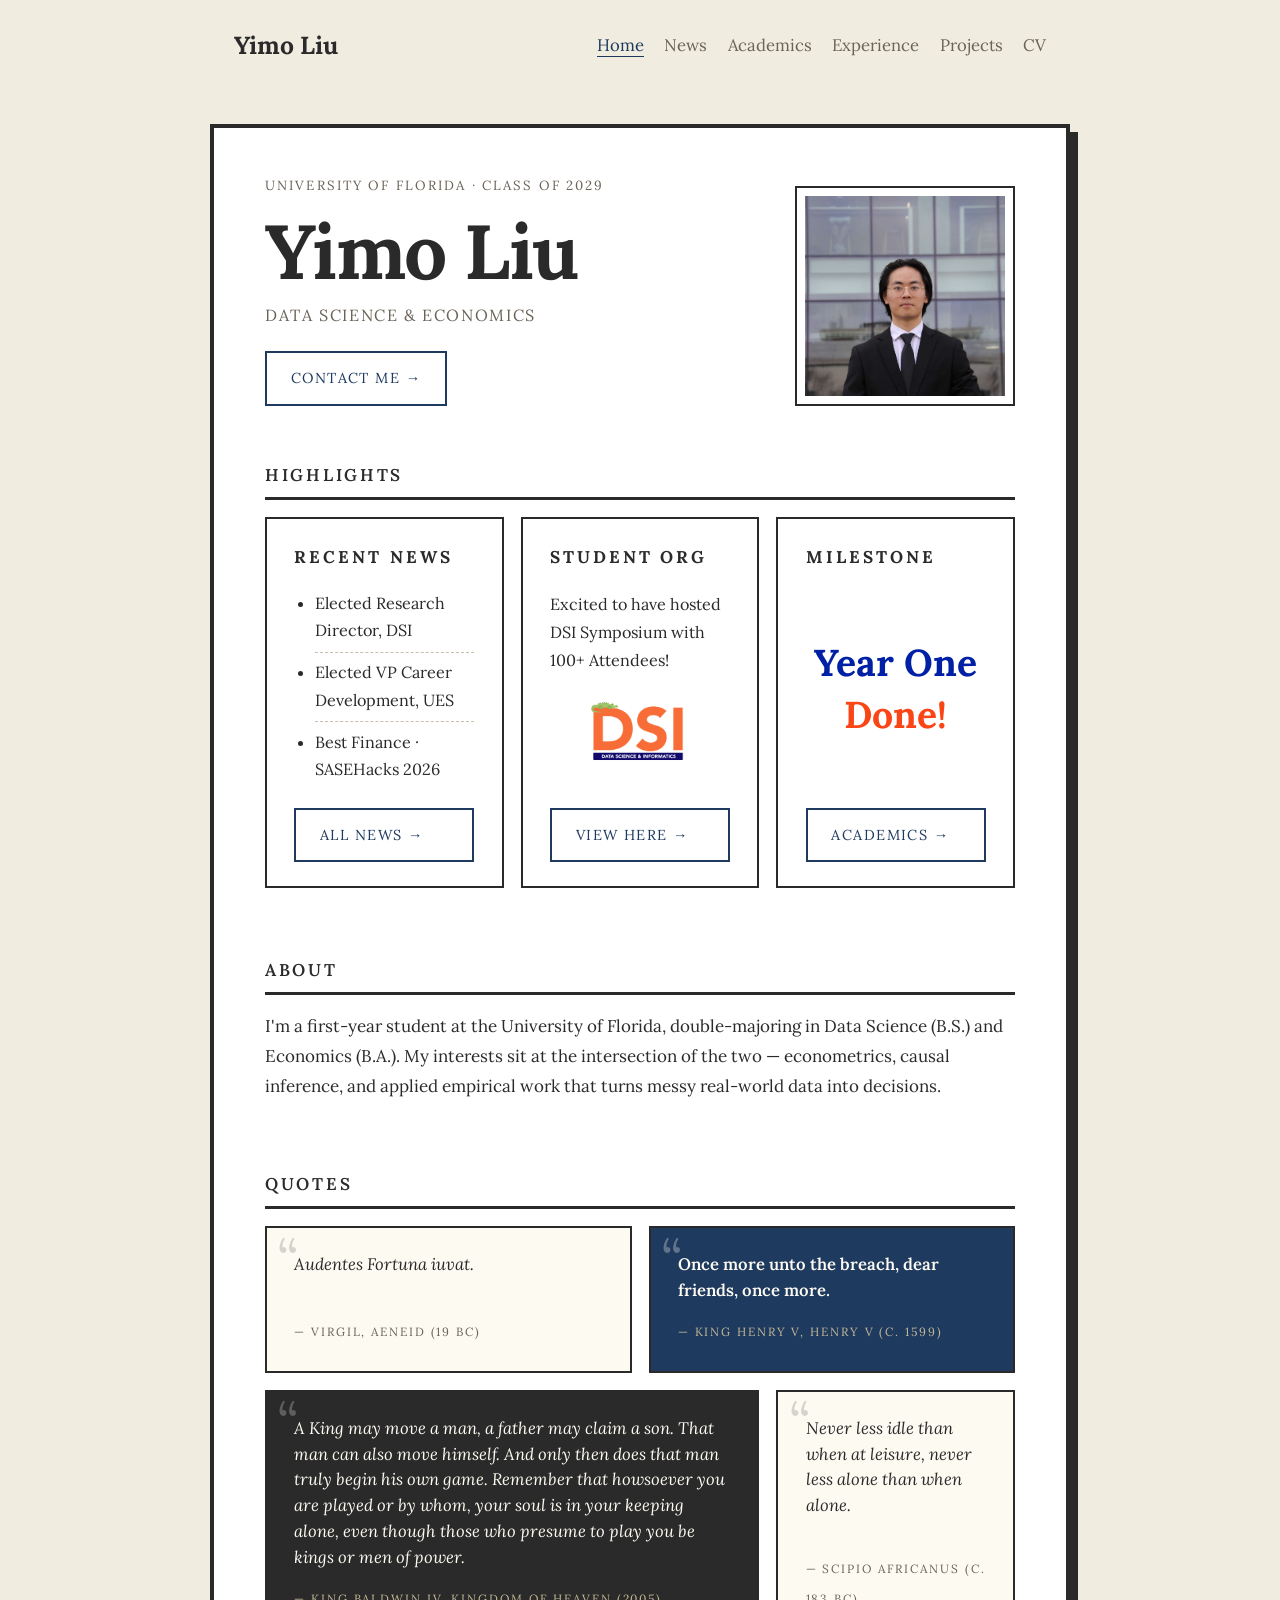
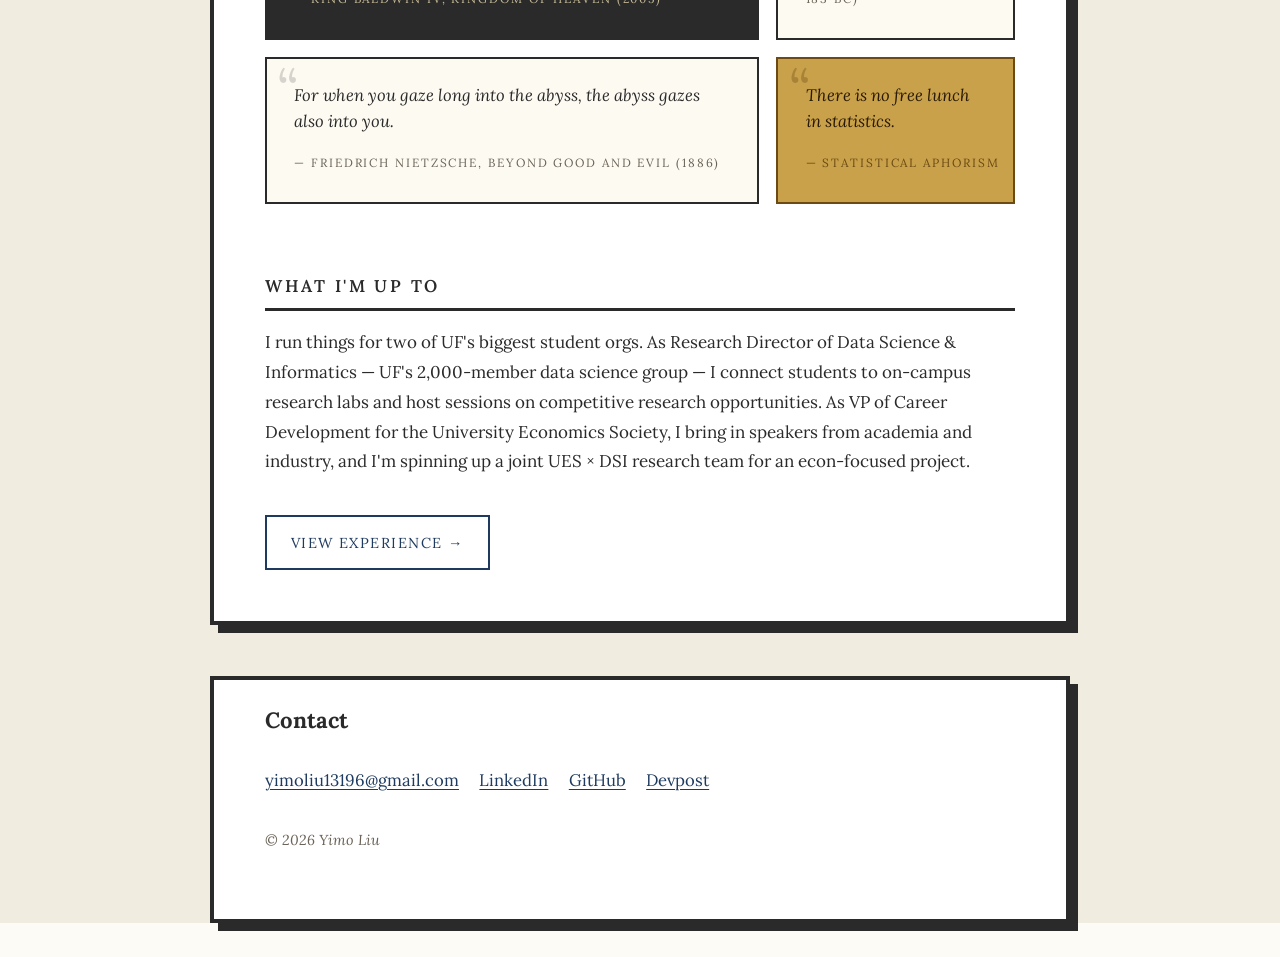
<file: index.html>
<!DOCTYPE html>
<html lang="en">
<head>
  <meta charset="UTF-8">
  <meta name="viewport" content="width=device-width, initial-scale=1.0">
  <title>Yimo Liu</title>
  <meta name="description" content="Yimo Liu — Data Science & Economics at the University of Florida.">
  <link rel="stylesheet" href="style.css">
  <style>
    /* Home-only: hero with photo grid */
    .mag-hero.home {
      display: grid;
      grid-template-columns: 1fr auto;
      gap: 2rem;
      align-items: end;
    }

    .mag-hero.home h1 { font-size: 4.5rem; }

    .mag-hero-photo-wrap {
      border: 2px solid #2a2a2a;
      padding: 8px;
      background: #ffffff;
      display: inline-block;
    }

    .mag-hero-photo {
      width: 200px;
      height: 200px;
      object-fit: cover;
      display: block;
    }

    .mag-hero-photo-placeholder {
      width: 200px;
      height: 200px;
      border: 3px solid #2a2a2a;
      background: #f0ece0;
      display: flex;
      align-items: center;
      justify-content: center;
      font-family: 'Lora', serif;
      font-size: 0.8rem;
      color: #6b6358;
      text-align: center;
    }

    @media (max-width: 640px) {
      .mag-hero.home { grid-template-columns: 1fr; }
      .mag-hero.home h1 { font-size: 3rem; }
      .mag-hero-photo, .mag-hero-photo-placeholder { width: 90px; height: 90px; }
    }

    /* ---------- Asymmetric quote grid ---------- */

    .qc-quote {
      font-family: 'Lora', Georgia, serif;
      font-size: 1.15rem;
      line-height: 1.6;
      font-style: italic;
      color: #2a2a2a;
      margin: 0 0 1rem;
    }

    .qc-cite {
      display: block;
      font-family: 'Lora', Georgia, serif;
      font-style: normal;
      font-size: 0.78rem;
      letter-spacing: 0.16em;
      text-transform: uppercase;
      color: #6b6358;
    }
    .qc-cite::before { content: "— "; }

    .qgrid {
      display: grid;
      grid-template-columns: repeat(6, 1fr);
      grid-auto-rows: minmax(80px, auto);
      gap: 1rem;
    }

    .qgrid-cell {
      position: relative;
      border: 2px solid #2a2a2a;
      background: #fdfaf2;
      padding: 1.4rem 1.6rem;
      overflow: hidden;
      display: flex;
      flex-direction: column;
      justify-content: space-between;
      transition: transform 0.18s ease, box-shadow 0.18s ease;
      transform-origin: center;
    }

    .qgrid-cell:hover {
      transform: scale(1.025);
      box-shadow: 4px 4px 0 #2a2a2a;
      z-index: 2;
    }

    .qgrid-cell::before {
      content: "\201C";
      position: absolute;
      top: 0.2rem;
      left: 0.6rem;
      font-family: 'Lora', Georgia, serif;
      font-size: 3.2rem;
      line-height: 1;
      color: #2a2a2a;
      opacity: 0.18;
      pointer-events: none;
    }

    .qgrid-cell .qc-quote {
      font-size: 0.98rem;
      line-height: 1.55;
      margin: 0 0 0.8rem;
    }
    .qgrid-cell .qc-cite { font-size: 0.7rem; }
    .qgrid-cell.c-bl .qc-cite,
    .qgrid-cell.c-br .qc-cite { white-space: nowrap; }

    /* Featured cells get a darker treatment */
    .qgrid-cell.feature {
      background: #2a2a2a;
      color: #fdfaf2;
    }
    .qgrid-cell.feature .qc-quote { color: #fdfaf2; }
    .qgrid-cell.feature .qc-cite { color: #c4b896; }
    .qgrid-cell.feature::before { color: #fdfaf2; opacity: 0.25; }

    .qgrid-cell.accent {
      background: #1e3a5f;
      color: #fdfaf2;
    }
    .qgrid-cell.accent .qc-quote { color: #fdfaf2; font-style: normal; font-weight: 600; }
    .qgrid-cell.accent .qc-cite { color: #c4b896; }
    .qgrid-cell.accent::before { color: #fdfaf2; opacity: 0.3; }

    .qgrid-cell.gold {
      background: #c9a14a;
      border-color: #6b4a14;
      color: #2a1a05;
    }
    .qgrid-cell.gold .qc-quote { color: #2a1a05; }
    .qgrid-cell.gold .qc-cite  { color: #6b4a14; }
    .qgrid-cell.gold::before   { color: #6b4a14; opacity: 0.35; }

    /* Asymmetric placement — explicit cell coordinates so the grid packs
       with no holes. 6 cols × 4 rows. Cell sizes are matched to current
       quote lengths; rearranging quotes between cells is fine, but
       resizing cells means re-fitting the text. */
    .qgrid-cell.c-tl { grid-column: 1 / span 3; grid-row: 1; }            /* top-left */
    .qgrid-cell.c-tr { grid-column: 4 / span 3; grid-row: 1; }            /* top-right */
    .qgrid-cell.c-ml { grid-column: 1 / span 4; grid-row: 2 / span 2; }   /* mid-left (large feature) */
    .qgrid-cell.c-mr { grid-column: 5 / span 2; grid-row: 2 / span 2; }   /* mid-right (tall sidebar) */
    .qgrid-cell.c-bl { grid-column: 1 / span 4; grid-row: 4; }            /* bottom-left */
    .qgrid-cell.c-br { grid-column: 5 / span 2; grid-row: 4; }            /* bottom-right */

    @media (max-width: 640px) {
      .qgrid { grid-template-columns: 1fr; }
      .qgrid-cell { grid-column: 1 !important; grid-row: auto !important; }
    }

    /* ---------- Social proof strip ---------- */

    .home-cta-section { padding-bottom: 0; }

    .proof-grid {
      display: grid;
      grid-template-columns: repeat(3, 1fr);
      grid-auto-rows: 1fr;
      gap: 1rem;
    }

    .proof-card {
      border: 2px solid #2a2a2a;
      padding: 1.4rem 1.6rem;
      display: flex;
      flex-direction: column;
    }

    .proof-card .mag-cta {
      margin-top: auto;
    }

    .proof-logo-wrap {
      height: 120px;
      padding: 0.75rem 0;
      overflow: hidden;
    }

    .proof-logo-wrap img {
      width: 100%;
      height: 100%;
      object-fit: cover;
      object-position: center;
      display: block;
    }

    .proof-label {
      font-family: 'Lora', serif;
      font-size: 0.7rem;
      font-weight: 700;
      letter-spacing: 0.18em;
      text-transform: uppercase;
      color: #6b6358;
      margin: 0 0 0.75rem;
    }

    .proof-news-list {
      list-style: none;
      padding: 0;
      margin: 0 0 1rem;
    }

    .proof-news-list li {
      border-bottom: 1px dashed #c8bfa8;
      padding: 0.4rem 0;
      font-size: 0.88rem;
      line-height: 1.4;
    }

    .proof-news-list li:first-child { padding-top: 0; }
    .proof-news-list li:last-child { border-bottom: none; }

    .proof-news-list a {
      color: #2a2a2a;
      text-decoration: none;
    }

    .proof-news-list a:hover { color: var(--accent); }

    .proof-placeholder-text {
      font-size: 0.88rem;
      color: #c8bfa8;
      font-style: italic;
      margin: 0;
    }

    .mag-section p.proof-stat {
      font-size: 0.95rem;
      font-family: 'Lora', serif;
      color: #2a2a2a;
      margin: 0;
    }

    .mag-section p.proof-stat-big {
      font-size: clamp(1.5rem, 4vw, 2.2rem);
      font-family: 'Lora', Georgia, serif;
      font-weight: 700;
      line-height: 1.05;
      letter-spacing: 0;
      flex: 1;
      display: flex;
      flex-direction: column;
      align-items: center;
      justify-content: center;
      margin-top: -20px;
      text-align: center;
    }

@media (max-width: 640px) {
      .proof-grid { grid-template-columns: 1fr; }
    }
  </style>
</head>
<body class="mag">

  <nav class="topnav">
    <a href="index.html" class="brand">Yimo Liu</a>
    <ul>
      <li><a href="index.html" class="navlink active">Home</a></li>
      <li><a href="news.html" class="navlink">News</a></li>
      <li><a href="academics.html" class="navlink">Academics</a></li>
      <li><a href="experience.html" class="navlink">Experience</a></li>
      <li><a href="projects.html" class="navlink">Projects</a></li>
      <li><a href="cv.html" class="navlink">CV</a></li>
    </ul>
  </nav>

  <div class="mag-wrap">

    <div class="mag-hero home">
      <div class="mag-hero-text">
        <p class="mag-eyebrow">University of Florida · Class of 2029</p>
        <h1>Yimo Liu</h1>
        <p class="mag-hero-meta">Data Science &amp; Economics</p>
        <a href="mailto:yimoliu13196@gmail.com" class="mag-cta">Contact me <span class="mag-cta-arrow">→</span></a>
      </div>
      <div class="mag-hero-photo-wrap">
        <img src="assets/Headshot_Professional_Square.jpg" alt="Yimo Liu" class="mag-hero-photo"
             onerror="this.outerHTML='&lt;div class=&quot;mag-hero-photo-placeholder&quot;&gt;photo goes here&lt;/div&gt;'">
      </div>
    </div>

    <!-- Social proof strip -->
    <div class="mag-section home-proof">
      <p class="mag-section-label">Highlights</p>
      <div class="proof-grid">

        <div class="proof-card proof-news">
          <p class="proof-label">Recent News</p>
          <ul class="proof-news-list">
            <li><a href="news.html#dsi">Elected Research Director, DSI</a></li>
            <li><a href="news.html#ues">Elected VP Career Development, UES</a></li>
            <li><a href="news.html#sasehacks">Best Finance · SASEHacks 2026</a></li>
          </ul>
          <a href="news.html" class="mag-cta">All news <span class="mag-cta-arrow">→</span></a>
        </div>

        <div class="proof-card">
          <p class="proof-label">Student Org</p>
          <p class="proof-stat">Excited to have hosted DSI Symposium with 100+ Attendees!</p>
          <div class="proof-logo-wrap">
            <img src="assets/DSI_Logo.png" alt="Data Science & Informatics logo">
          </div>
          <a href="https://www.ufdsi.com/symposium/2026" target="_blank" rel="noopener" class="mag-cta">View Here <span class="mag-cta-arrow">→</span></a>
        </div>

        <div class="proof-card">
          <p class="proof-label">Milestone</p>
          <p class="proof-stat proof-stat-big"><span style="color:#0021a5;display:block;margin-bottom:0.35em;">Year One</span><span style="color:#FA4616;display:block;">Done!</span></p>
          <a href="academics.html" class="mag-cta">Academics <span class="mag-cta-arrow">→</span></a>
        </div>

      </div>
    </div>

    <div class="mag-section">
      <p class="mag-section-label">About</p>
      <p>
        I'm a first-year student at the University of Florida, double-majoring in
        Data Science (B.S.) and Economics (B.A.).
        My interests sit at the intersection of the two — econometrics, causal
        inference, and applied empirical work that turns messy real-world data
        into decisions.
      </p>
    </div>

    <div class="mag-section">
      <p class="mag-section-label">Quotes</p>
      <div class="qgrid">
        <div class="qgrid-cell c-tl">
          <p class="qc-quote">Audentes Fortuna iuvat.</p>
          <span class="qc-cite">Virgil, Aeneid (19 BC)</span>
        </div>
        <div class="qgrid-cell accent c-tr">
          <p class="qc-quote">Once more unto the breach, dear friends, once more.</p>
          <span class="qc-cite">King Henry V, Henry V (c. 1599)</span>
        </div>
        <div class="qgrid-cell feature c-ml">
          <p class="qc-quote">A King may move a man, a father may claim a son. That man can also move himself. And only then does that man truly begin his own game. Remember that howsoever you are played or by whom, your soul is in your keeping alone, even though those who presume to play you be kings or men of power.</p>
          <span class="qc-cite">King Baldwin IV, Kingdom of Heaven (2005)</span>
        </div>
        <div class="qgrid-cell c-mr">
          <p class="qc-quote">Never less idle than when at leisure, never less alone than when alone.</p>
          <span class="qc-cite">Scipio Africanus (c. 183 BC)</span>
        </div>
        <div class="qgrid-cell c-bl">
          <p class="qc-quote">For when you gaze long into the abyss, the abyss gazes also into you.</p>
          <span class="qc-cite">Friedrich Nietzsche, Beyond Good and Evil (1886)</span>
        </div>
        <div class="qgrid-cell gold c-br">
          <p class="qc-quote">There is no free lunch in statistics.</p>
          <span class="qc-cite">Statistical aphorism</span>
        </div>
      </div>
    </div>

    <div class="mag-section">
      <p class="mag-section-label">What I'm up to</p>
      <p>
        I run things for two of UF's biggest student orgs. As
        Research Director of Data Science &amp; Informatics
        — UF's 2,000-member data science group — I connect students to
        on-campus research labs and host sessions on competitive research
        opportunities. As VP of Career Development for the
        University Economics Society, I bring in speakers from academia and
        industry, and I'm spinning up a joint UES × DSI research team for an
        econ-focused project.
      </p>
      <a href="experience.html" class="mag-cta">View experience <span class="mag-cta-arrow">→</span></a>
    </div>

  </div>

  <footer class="contact">
    <h2>Contact</h2>
    <div class="links">
      <a href="mailto:yimoliu13196@gmail.com">yimoliu13196@gmail.com</a>
      <a href="https://www.linkedin.com/in/yimo-liu" target="_blank" rel="noopener">LinkedIn</a>
      <a href="https://github.com/Yimo-Liu-13196" target="_blank" rel="noopener">GitHub</a>
      <a href="https://devpost.com/yimoliu13196" target="_blank" rel="noopener">Devpost</a>
    </div>
    <p class="copyright">© 2026 Yimo Liu</p>
  </footer>

</body>
</html>
</file>
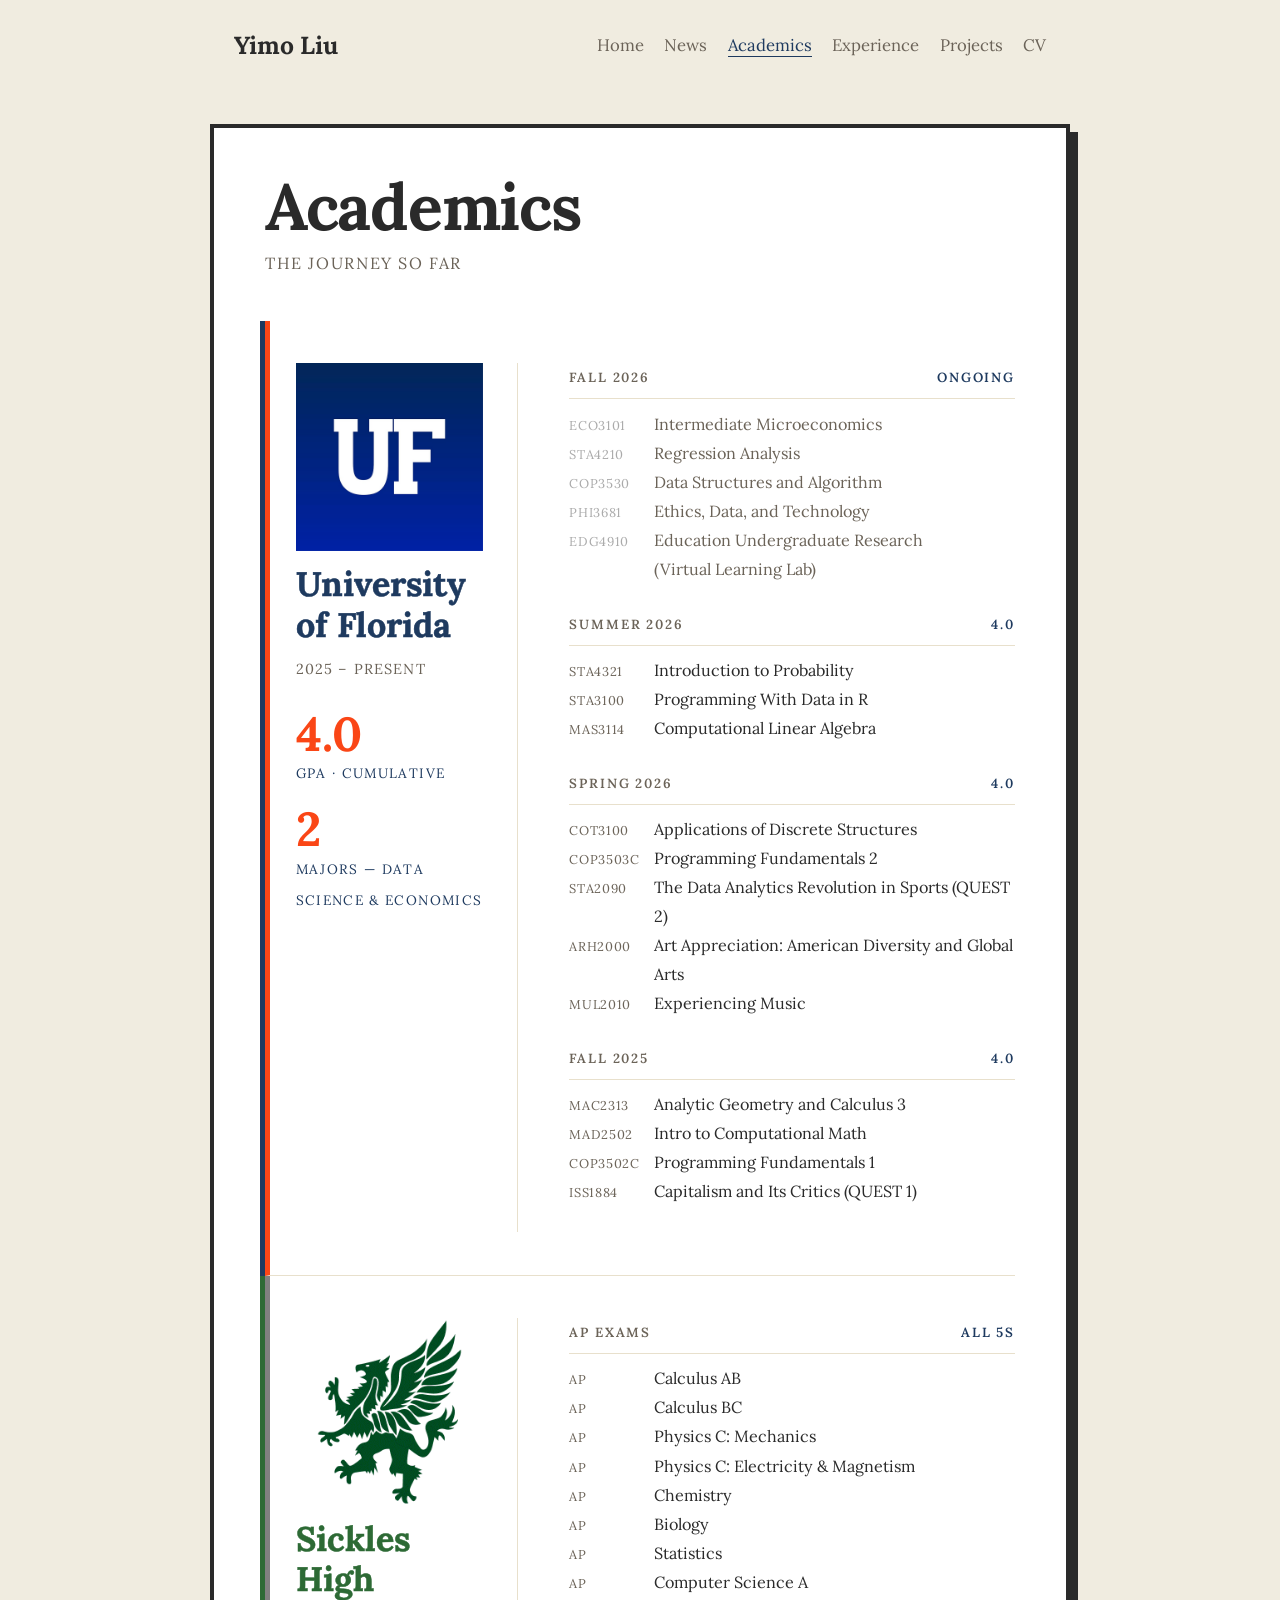
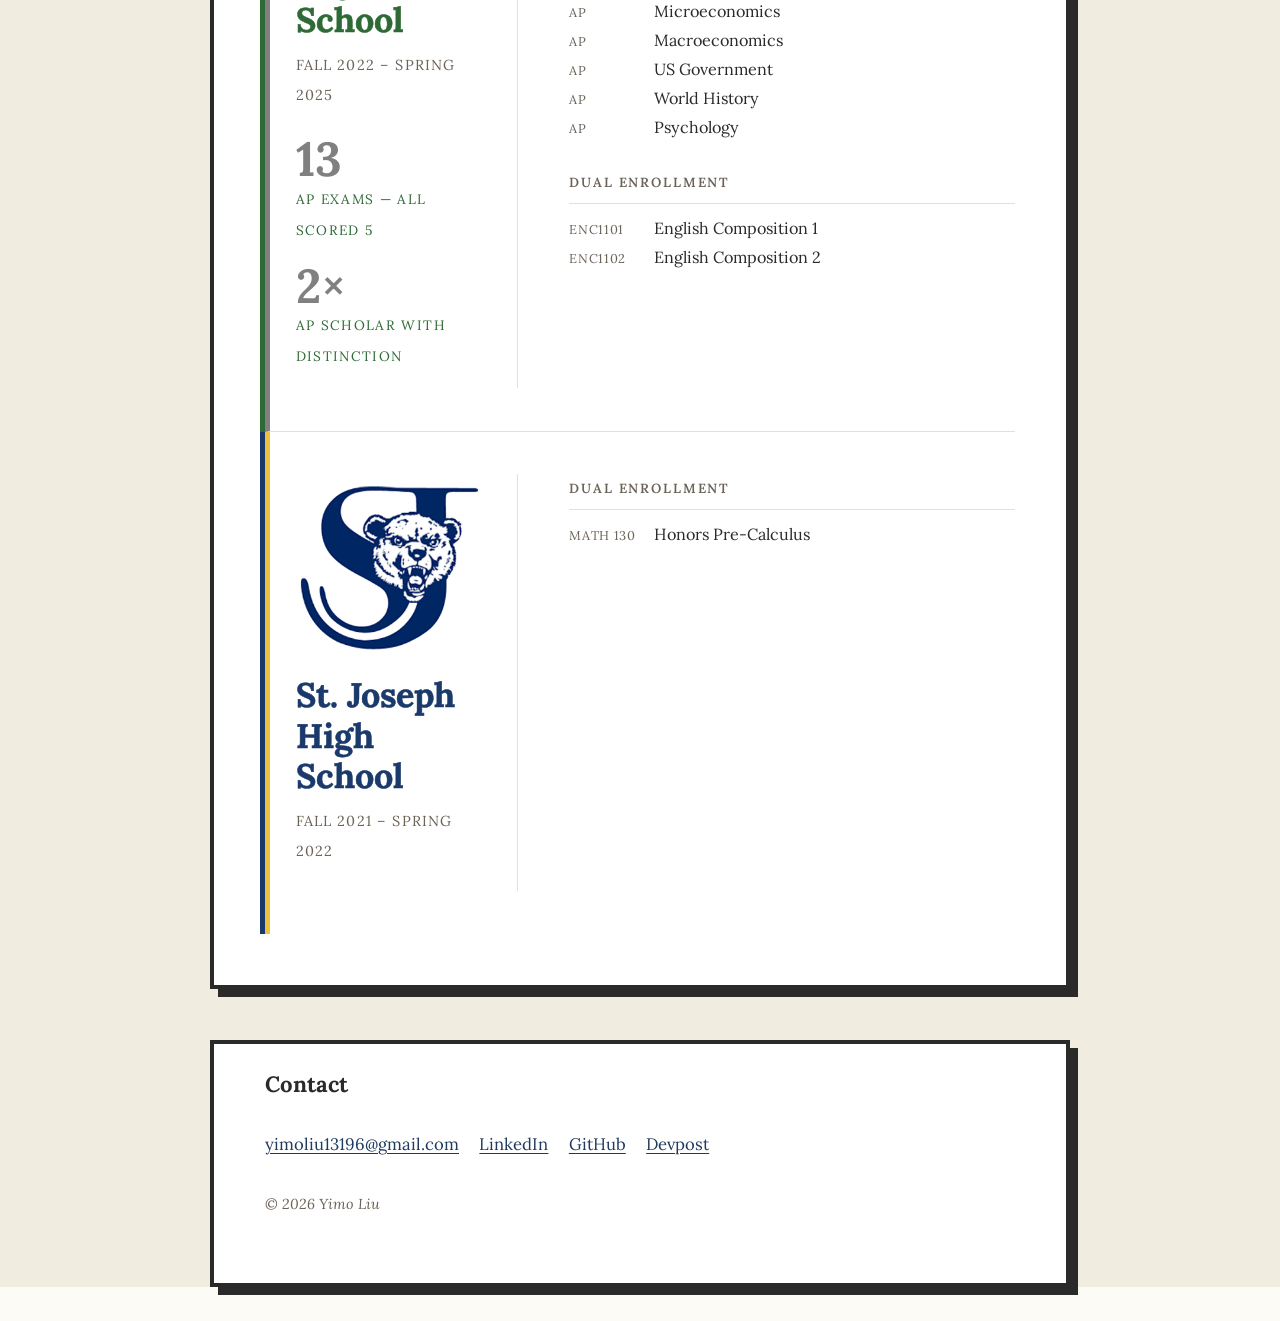
<file: academics.html>
<!DOCTYPE html>
<html lang="en">
<head>
  <meta charset="UTF-8">
  <meta name="viewport" content="width=device-width, initial-scale=1.0">
  <title>Academics · Yimo Liu</title>
  <link rel="stylesheet" href="style.css">
  <style>
    /* Academics-only: school section grid + colored borders */

    /* School section */
    .mag-school {
      display: grid;
      grid-template-columns: 1fr 2fr;
      gap: 0 3rem;
      padding: 2.5rem 0 2.5rem 1.5rem;
      border-bottom: 1px solid #e8e0cc;
      border-left: 5px solid #e8e0cc;
    }

    .mag-school:last-child {
      border-bottom: none;
    }

    .mag-school.uf {
      border-left: 5px solid #FA4616;
      box-shadow: -5px 0 0 #1e3a5f;
    }

    .mag-school.sickles {
      border-left: 5px solid #808080;
      box-shadow: -5px 0 0 #2d6a35;
    }

    .mag-school.sjhs {
      border-left: 5px solid #F0C040;
      box-shadow: -5px 0 0 #1a3a6b;
    }

    /* Left column — school identity */
    .mag-school-id {
      padding-right: 2rem;
      border-right: 1px solid #e8e0cc;
    }

    .mag-school-logo {
      width: 100%;
      height: auto;
      object-fit: contain;
      display: block;
      margin-bottom: 0.75rem;
      mix-blend-mode: multiply;
    }

    .mag-school-name {
      font-family: 'Lora', Georgia, serif;
      font-size: 2rem;
      font-weight: 700;
      line-height: 1.2;
      color: #2a2a2a;
      margin: 0 0 0.5rem;
      -webkit-text-stroke: 0.5px currentColor;
    }

    .mag-school.uf .mag-school-name { color: #1e3a5f; }
    .mag-school.sickles .mag-school-name { color: #2d6a35; }
    .mag-school.sjhs .mag-school-name { color: #1a3a6b; }

    .mag-school-years {
      font-family: 'Lora', Georgia, serif;
      font-size: 0.85rem;
      color: #6b6358;
      letter-spacing: 0.08em;
      text-transform: uppercase;
      margin: 0 0 1.5rem;
    }

    .mag-stat {
      margin-bottom: 1rem;
    }

    .mag-stat-num {
      font-family: 'Lora', Georgia, serif;
      font-size: 2.8rem;
      font-weight: 700;
      line-height: 1;
      color: #FA4616;
      display: block;
    }

    .mag-school.sickles .mag-stat-num {
      color: #808080;
    }

    .mag-school.sickles .mag-stat-label {
      color: #2d6a35;
    }

    .mag-stat-label {
      font-family: 'Lora', Georgia, serif;
      font-size: 0.8rem;
      color: #1e3a5f;
      letter-spacing: 0.1em;
      text-transform: uppercase;
    }

    /* Right column — course list */
    .mag-school-content {
      padding-left: 0;
    }

    .mag-term {
      margin-bottom: 1.5rem;
    }

    .mag-term-label {
      font-family: 'Lora', Georgia, serif;
      font-size: 0.78rem;
      font-weight: 600;
      letter-spacing: 0.14em;
      text-transform: uppercase;
      color: #6b6358;
      border-bottom: 1px solid #e8e0cc;
      padding-bottom: 0.3rem;
      margin-bottom: 0.6rem;
    }

    .mag-term-label .mag-grade {
      float: right;
      color: var(--accent);
      font-weight: 600;
    }

    .mag-course-list {
      list-style: none;
      padding: 0;
      margin: 0;
    }

    .mag-course-list li {
      font-family: 'Lora', Georgia, serif;
      font-size: 0.95rem;
      line-height: 1.8;
      color: #2a2a2a;
      display: flex;
      align-items: baseline;
      gap: 0.5rem;
    }

    .mag-course-list li.upcoming {
      color: #6b6358;
    }

    .mag-course-code {
      font-size: 0.75rem;
      color: #6b6358;
      letter-spacing: 0.05em;
      flex-shrink: 0;
      width: 4.5rem;
    }

    .mag-course-list li.upcoming .mag-course-code {
      color: #aaa;
    }

    .mag-course-title {
      min-width: 0;
    }

    .mag-course-detail {
      display: block;
      white-space: nowrap;
    }

    @media (max-width: 640px) {
      .mag-school { grid-template-columns: 1fr; }
      .mag-school-id {
        border-right: none;
        border-bottom: 1px solid #e8e0cc;
        padding-right: 0;
        padding-bottom: 1.5rem;
        margin-bottom: 1.5rem;
        display: flex;
        flex-wrap: wrap;
        gap: 1rem;
        align-items: flex-start;
      }
      .mag-hero h1 { font-size: 2.4rem; }
    }
    .mag-hero {
      padding-bottom: 1.5rem;
      margin-bottom: 1rem;
    }
  </style>
</head>
<body class="mag">

  <nav class="topnav">
    <a href="index.html" class="brand">Yimo Liu</a>
    <ul>
      <li><a href="index.html" class="navlink">Home</a></li>
      <li><a href="news.html" class="navlink">News</a></li>
      <li><a href="academics.html" class="navlink active">Academics</a></li>
      <li><a href="experience.html" class="navlink">Experience</a></li>
      <li><a href="projects.html" class="navlink">Projects</a></li>
      <li><a href="cv.html" class="navlink">CV</a></li>
    </ul>
  </nav>

  <div class="mag-wrap">

    <div class="mag-hero">
      <h1>Academics</h1>
      <p class="mag-sub">The journey so far</p>
    </div>

    <!-- University of Florida -->
    <div class="mag-school uf">
      <div class="mag-school-id">
        <img class="mag-school-logo" src="assets/UF.jpg" alt="University of Florida">
        <p class="mag-school-name">University of Florida</p>
        <p class="mag-school-years">2025 – Present</p>
        <div class="mag-stat">
          <span class="mag-stat-num">4.0</span>
          <span class="mag-stat-label">GPA · Cumulative</span>
        </div>
        <div class="mag-stat">
          <span class="mag-stat-num">2</span>
          <span class="mag-stat-label">Majors — Data Science &amp; Economics</span>
        </div>
      </div>

      <div class="mag-school-content">

        <div class="mag-term">
          <div class="mag-term-label">Fall 2026 <span class="mag-grade">ongoing</span></div>
          <ul class="mag-course-list">
            <li class="upcoming"><span class="mag-course-code">ECO3101</span> Intermediate Microeconomics</li>
            <li class="upcoming"><span class="mag-course-code">STA4210</span> Regression Analysis</li>
            <li class="upcoming"><span class="mag-course-code">COP3530</span> Data Structures and Algorithm</li>
            <li class="upcoming"><span class="mag-course-code">PHI3681</span> Ethics, Data, and Technology</li>
            <li class="upcoming"><span class="mag-course-code">EDG4910</span><span class="mag-course-title">Education Undergraduate Research<span class="mag-course-detail">(Virtual Learning Lab)</span></span></li>
          </ul>
        </div>

        <div class="mag-term">
          <div class="mag-term-label">Summer 2026 <span class="mag-grade">4.0</span></div>
          <ul class="mag-course-list">
            <li><span class="mag-course-code">STA4321</span> Introduction to Probability</li>
            <li><span class="mag-course-code">STA3100</span> Programming With Data in R</li>
            <li><span class="mag-course-code">MAS3114</span> Computational Linear Algebra</li>
          </ul>
        </div>

        <div class="mag-term">
          <div class="mag-term-label">Spring 2026 <span class="mag-grade">4.0</span></div>
          <ul class="mag-course-list">
            <li><span class="mag-course-code">COT3100</span> Applications of Discrete Structures</li>
            <li><span class="mag-course-code">COP3503C</span> Programming Fundamentals 2</li>
            <li><span class="mag-course-code">STA2090</span> The Data Analytics Revolution in Sports (QUEST 2)</li>
            <li><span class="mag-course-code">ARH2000</span> Art Appreciation: American Diversity and Global Arts</li>
            <li><span class="mag-course-code">MUL2010</span> Experiencing Music</li>
          </ul>
        </div>

        <div class="mag-term">
          <div class="mag-term-label">Fall 2025 <span class="mag-grade">4.0</span></div>
          <ul class="mag-course-list">
            <li><span class="mag-course-code">MAC2313</span> Analytic Geometry and Calculus 3</li>
            <li><span class="mag-course-code">MAD2502</span> Intro to Computational Math</li>
            <li><span class="mag-course-code">COP3502C</span> Programming Fundamentals 1</li>
            <li><span class="mag-course-code">ISS1884</span> Capitalism and Its Critics (QUEST 1)</li>
          </ul>
        </div>

      </div>
    </div>

    <!-- Sickles High School -->
    <div class="mag-school sickles">
      <div class="mag-school-id">
        <img class="mag-school-logo" src="assets/griffin.webp" alt="Sickles High School">
        <p class="mag-school-name">Sickles High School</p>
        <p class="mag-school-years">Fall 2022 – Spring 2025</p>
        <div class="mag-stat">
          <span class="mag-stat-num">13</span>
          <span class="mag-stat-label">AP Exams — all scored 5</span>
        </div>
        <div class="mag-stat">
          <span class="mag-stat-num">2×</span>
          <span class="mag-stat-label">AP Scholar with Distinction</span>
        </div>
      </div>

      <div class="mag-school-content">

        <div class="mag-term">
          <div class="mag-term-label">AP Exams <span class="mag-grade">all 5s</span></div>
          <ul class="mag-course-list">
            <li><span class="mag-course-code">AP</span> Calculus AB</li>
            <li><span class="mag-course-code">AP</span> Calculus BC</li>
            <li><span class="mag-course-code">AP</span> Physics C: Mechanics</li>
            <li><span class="mag-course-code">AP</span> Physics C: Electricity &amp; Magnetism</li>
            <li><span class="mag-course-code">AP</span> Chemistry</li>
            <li><span class="mag-course-code">AP</span> Biology</li>
            <li><span class="mag-course-code">AP</span> Statistics</li>
            <li><span class="mag-course-code">AP</span> Computer Science A</li>
            <li><span class="mag-course-code">AP</span> Microeconomics</li>
            <li><span class="mag-course-code">AP</span> Macroeconomics</li>
            <li><span class="mag-course-code">AP</span> US Government</li>
            <li><span class="mag-course-code">AP</span> World History</li>
            <li><span class="mag-course-code">AP</span> Psychology</li>
          </ul>
        </div>

        <div class="mag-term">
          <div class="mag-term-label">Dual Enrollment</div>
          <ul class="mag-course-list">
            <li><span class="mag-course-code">ENC1101</span> English Composition 1</li>
            <li><span class="mag-course-code">ENC1102</span> English Composition 2</li>
          </ul>
        </div>

      </div>
    </div>

    <!-- St. Joseph High School -->
    <div class="mag-school sjhs">
      <div class="mag-school-id">
        <img class="mag-school-logo" src="assets/bear_new.png" alt="St. Joseph High School">
        <p class="mag-school-name">St. Joseph High School</p>
        <p class="mag-school-years">Fall 2021 – Spring 2022</p>
      </div>

      <div class="mag-school-content">
        <div class="mag-term">
          <div class="mag-term-label">Dual Enrollment</div>
          <ul class="mag-course-list">
            <li><span class="mag-course-code">MATH 130</span> Honors Pre-Calculus</li>
          </ul>
        </div>
      </div>
    </div>

  </div>

  <footer class="contact">
    <h2>Contact</h2>
    <div class="links">
      <a href="mailto:yimoliu13196@gmail.com">yimoliu13196@gmail.com</a>
      <a href="https://www.linkedin.com/in/yimo-liu" target="_blank" rel="noopener">LinkedIn</a>
      <a href="https://github.com/Yimo-Liu-13196" target="_blank" rel="noopener">GitHub</a>
      <a href="https://devpost.com/yimoliu13196" target="_blank" rel="noopener">Devpost</a>
    </div>
    <p class="copyright">© 2026 Yimo Liu</p>
  </footer>

</body>
</html>
</file>
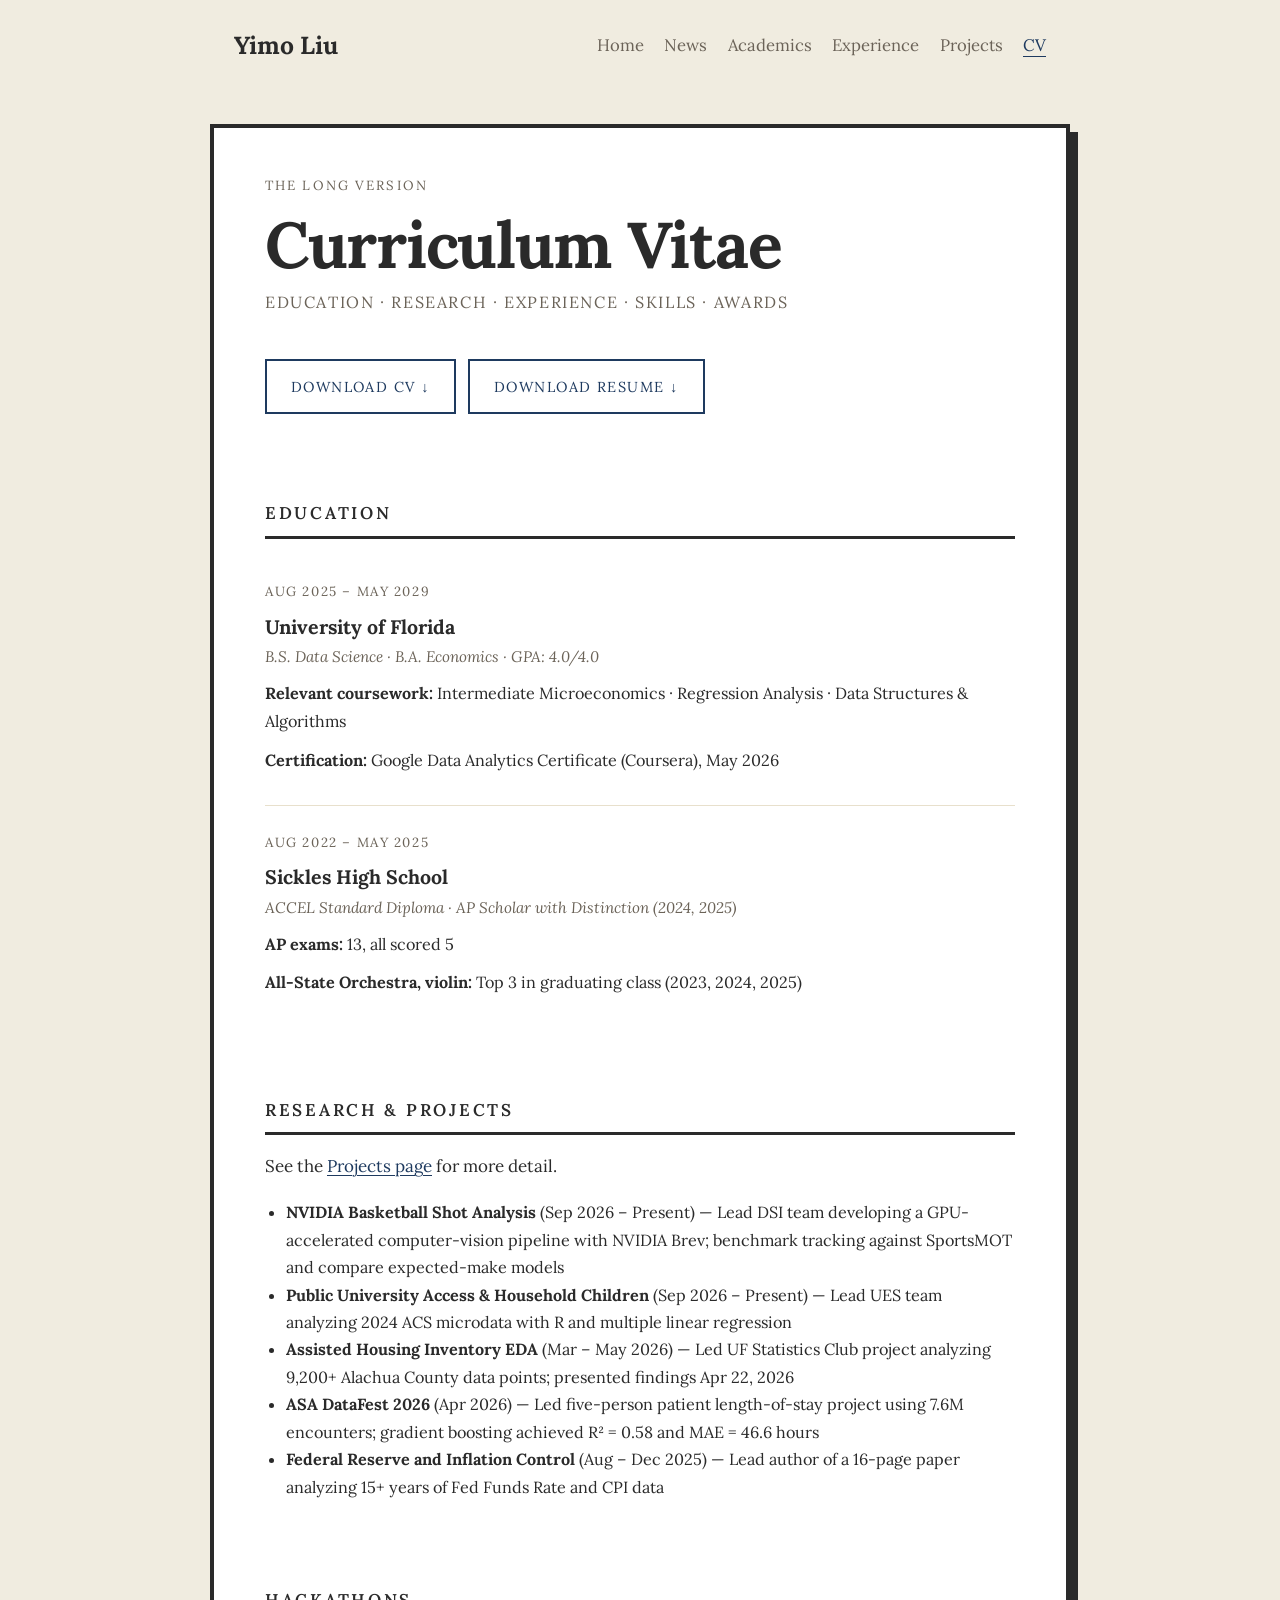
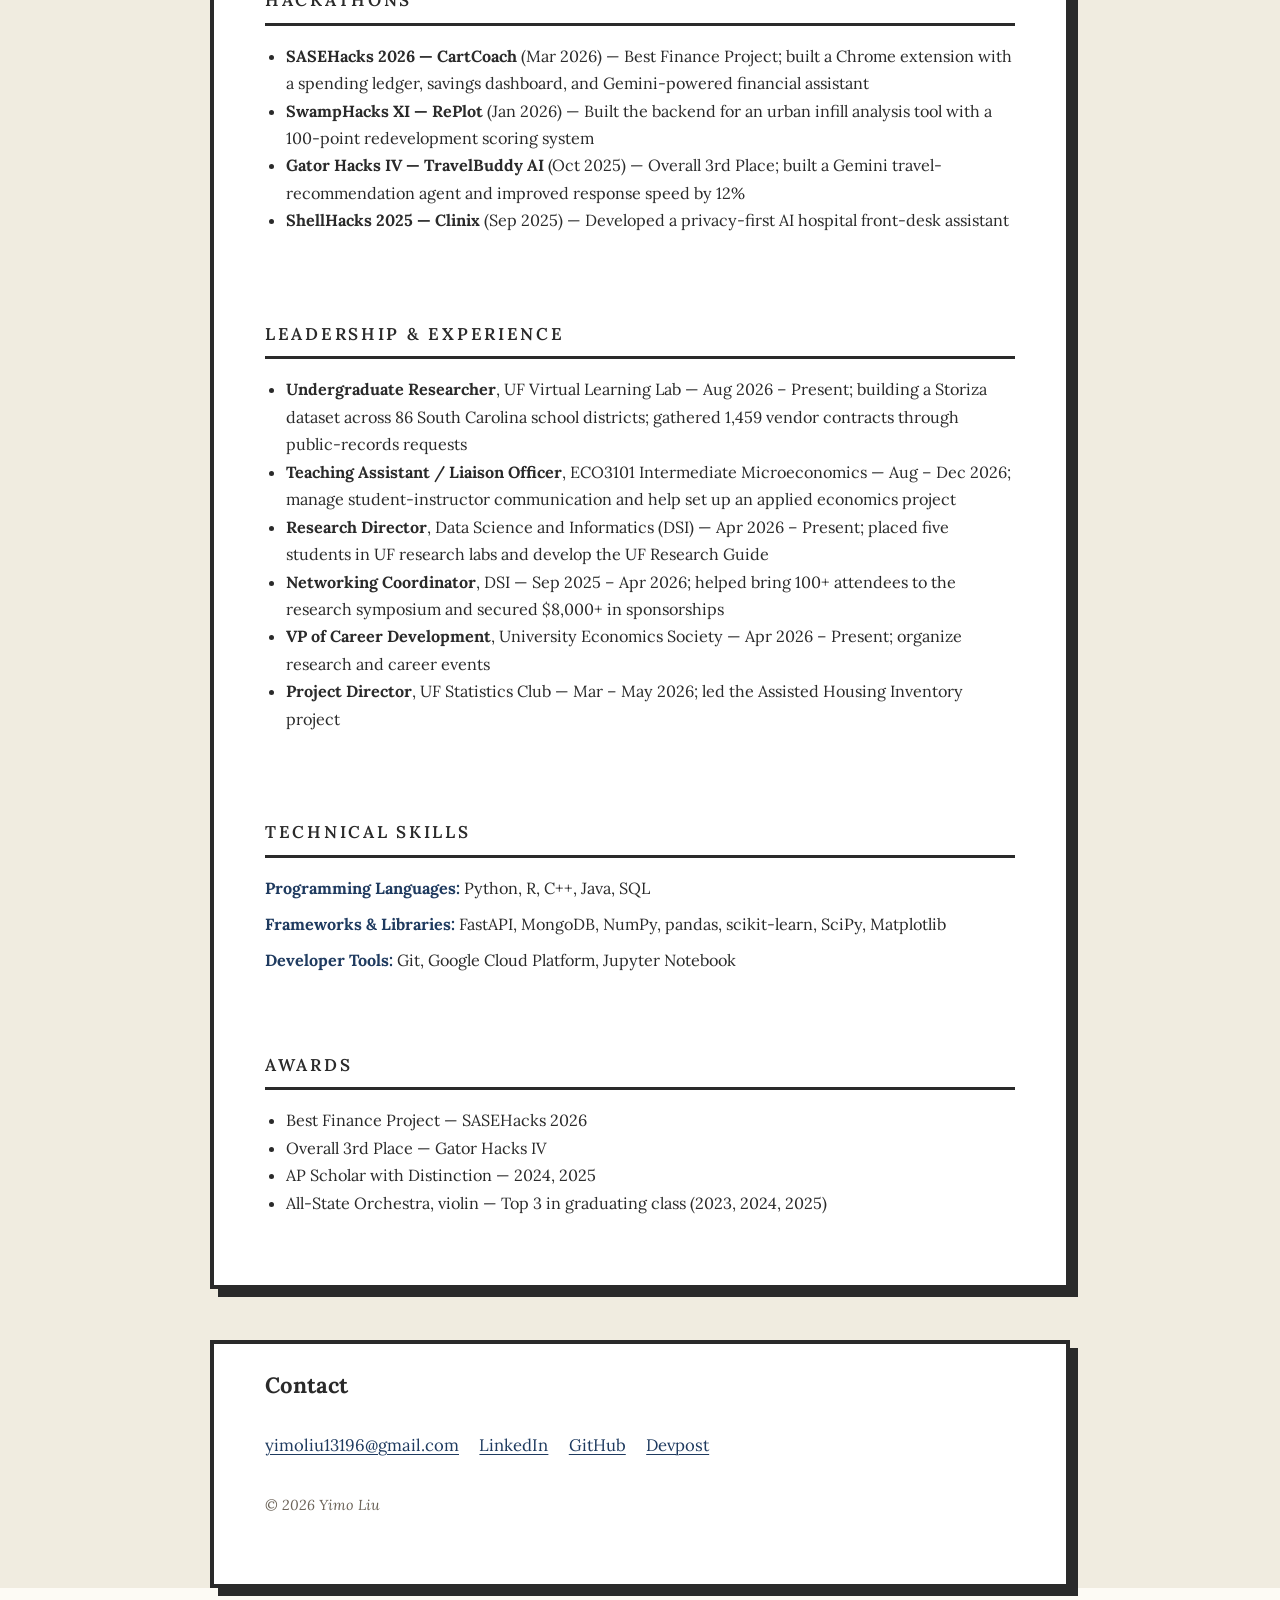
<file: cv.html>
<!DOCTYPE html>
<html lang="en">
<head>
  <meta charset="UTF-8">
  <meta name="viewport" content="width=device-width, initial-scale=1.0">
  <title>CV · Yimo Liu</title>
  <link rel="stylesheet" href="style.css">
</head>
<body class="mag">

  <nav class="topnav">
    <a href="index.html" class="brand">Yimo Liu</a>
    <ul>
      <li><a href="index.html" class="navlink">Home</a></li>
      <li><a href="news.html" class="navlink">News</a></li>
      <li><a href="academics.html" class="navlink">Academics</a></li>
      <li><a href="experience.html" class="navlink">Experience</a></li>
      <li><a href="projects.html" class="navlink">Projects</a></li>
      <li><a href="cv.html" class="navlink active">CV</a></li>
    </ul>
  </nav>

  <div class="mag-wrap">

    <div class="mag-hero">
      <p class="mag-eyebrow">The Long Version</p>
      <h1>Curriculum Vitae</h1>
      <p class="mag-sub">Education · research · experience · skills · awards</p>
      <p style="margin-top: 1.25rem;">
        <a href="assets/cv.pdf" class="mag-cta" download>Download CV <span class="mag-cta-arrow">↓</span></a>
        <a href="assets/resume.pdf" class="mag-cta" download style="margin-left: 0.5rem;">Download Resume <span class="mag-cta-arrow">↓</span></a>
      </p>
    </div>

    <div class="mag-section">
      <p class="mag-section-label">Education</p>

      <div class="entry">
        <span class="date">Aug 2025 – May 2029</span>
        <h3>University of Florida</h3>
        <p class="meta">B.S. Data Science · B.A. Economics · GPA: 4.0/4.0</p>
        <p><strong>Relevant coursework:</strong> Intermediate Microeconomics · Regression Analysis · Data Structures &amp; Algorithms</p>
        <p><strong>Certification:</strong> Google Data Analytics Certificate (Coursera), May 2026</p>
      </div>

      <div class="entry">
        <span class="date">Aug 2022 – May 2025</span>
        <h3>Sickles High School</h3>
        <p class="meta">ACCEL Standard Diploma · AP Scholar with Distinction (2024, 2025)</p>
        <p><strong>AP exams:</strong> 13, all scored 5</p>
        <p><strong>All-State Orchestra, violin:</strong> Top 3 in graduating class (2023, 2024, 2025)</p>
      </div>
    </div>

    <div class="mag-section">
      <p class="mag-section-label">Research &amp; Projects</p>
      <p>See the <a href="projects.html">Projects page</a> for more detail.</p>
      <ul>
        <li><strong>NVIDIA Basketball Shot Analysis</strong> (Sep 2026 – Present) — Lead DSI team developing a GPU-accelerated computer-vision pipeline with NVIDIA Brev; benchmark tracking against SportsMOT and compare expected-make models</li>
        <li><strong>Public University Access &amp; Household Children</strong> (Sep 2026 – Present) — Lead UES team analyzing 2024 ACS microdata with R and multiple linear regression</li>
        <li><strong>Assisted Housing Inventory EDA</strong> (Mar – May 2026) — Led UF Statistics Club project analyzing 9,200+ Alachua County data points; presented findings Apr 22, 2026</li>
        <li><strong>ASA DataFest 2026</strong> (Apr 2026) — Led five-person patient length-of-stay project using 7.6M encounters; gradient boosting achieved R² = 0.58 and MAE = 46.6 hours</li>
        <li><strong>Federal Reserve and Inflation Control</strong> (Aug – Dec 2025) — Lead author of a 16-page paper analyzing 15+ years of Fed Funds Rate and CPI data</li>
      </ul>
    </div>

    <div class="mag-section">
      <p class="mag-section-label">Hackathons</p>
      <ul>
        <li><strong>SASEHacks 2026 — CartCoach</strong> (Mar 2026) — Best Finance Project; built a Chrome extension with a spending ledger, savings dashboard, and Gemini-powered financial assistant</li>
        <li><strong>SwampHacks XI — RePlot</strong> (Jan 2026) — Built the backend for an urban infill analysis tool with a 100-point redevelopment scoring system</li>
        <li><strong>Gator Hacks IV — TravelBuddy AI</strong> (Oct 2025) — Overall 3rd Place; built a Gemini travel-recommendation agent and improved response speed by 12%</li>
        <li><strong>ShellHacks 2025 — Clinix</strong> (Sep 2025) — Developed a privacy-first AI hospital front-desk assistant</li>
      </ul>
    </div>

    <div class="mag-section">
      <p class="mag-section-label">Leadership &amp; Experience</p>
      <ul>
        <li><strong>Undergraduate Researcher</strong>, UF Virtual Learning Lab — Aug 2026 – Present; building a Storiza dataset across 86 South Carolina school districts; gathered 1,459 vendor contracts through public-records requests</li>
        <li><strong>Teaching Assistant / Liaison Officer</strong>, ECO3101 Intermediate Microeconomics — Aug – Dec 2026; manage student-instructor communication and help set up an applied economics project</li>
        <li><strong>Research Director</strong>, Data Science and Informatics (DSI) — Apr 2026 – Present; placed five students in UF research labs and develop the UF Research Guide</li>
        <li><strong>Networking Coordinator</strong>, DSI — Sep 2025 – Apr 2026; helped bring 100+ attendees to the research symposium and secured $8,000+ in sponsorships</li>
        <li><strong>VP of Career Development</strong>, University Economics Society — Apr 2026 – Present; organize research and career events</li>
        <li><strong>Project Director</strong>, UF Statistics Club — Mar – May 2026; led the Assisted Housing Inventory project</li>
      </ul>
    </div>

    <div class="mag-section">
      <p class="mag-section-label">Technical Skills</p>
      <div class="skill-group"><strong>Programming Languages:</strong> Python, R, C++, Java, SQL</div>
      <div class="skill-group"><strong>Frameworks &amp; Libraries:</strong> FastAPI, MongoDB, NumPy, pandas, scikit-learn, SciPy, Matplotlib</div>
      <div class="skill-group"><strong>Developer Tools:</strong> Git, Google Cloud Platform, Jupyter Notebook</div>
    </div>

    <div class="mag-section">
      <p class="mag-section-label">Awards</p>
      <ul>
        <li>Best Finance Project — SASEHacks 2026</li>
        <li>Overall 3rd Place — Gator Hacks IV</li>
        <li>AP Scholar with Distinction — 2024, 2025</li>
        <li>All-State Orchestra, violin — Top 3 in graduating class (2023, 2024, 2025)</li>
      </ul>
    </div>

  </div>

  <footer class="contact">
    <h2>Contact</h2>
    <div class="links">
      <a href="mailto:yimoliu13196@gmail.com">yimoliu13196@gmail.com</a>
      <a href="https://www.linkedin.com/in/yimo-liu" target="_blank" rel="noopener">LinkedIn</a>
      <a href="https://github.com/Yimo-Liu-13196" target="_blank" rel="noopener">GitHub</a>
      <a href="https://devpost.com/yimoliu13196" target="_blank" rel="noopener">Devpost</a>
    </div>
    <p class="copyright">© 2026 Yimo Liu</p>
  </footer>

</body>
</html>
</file>
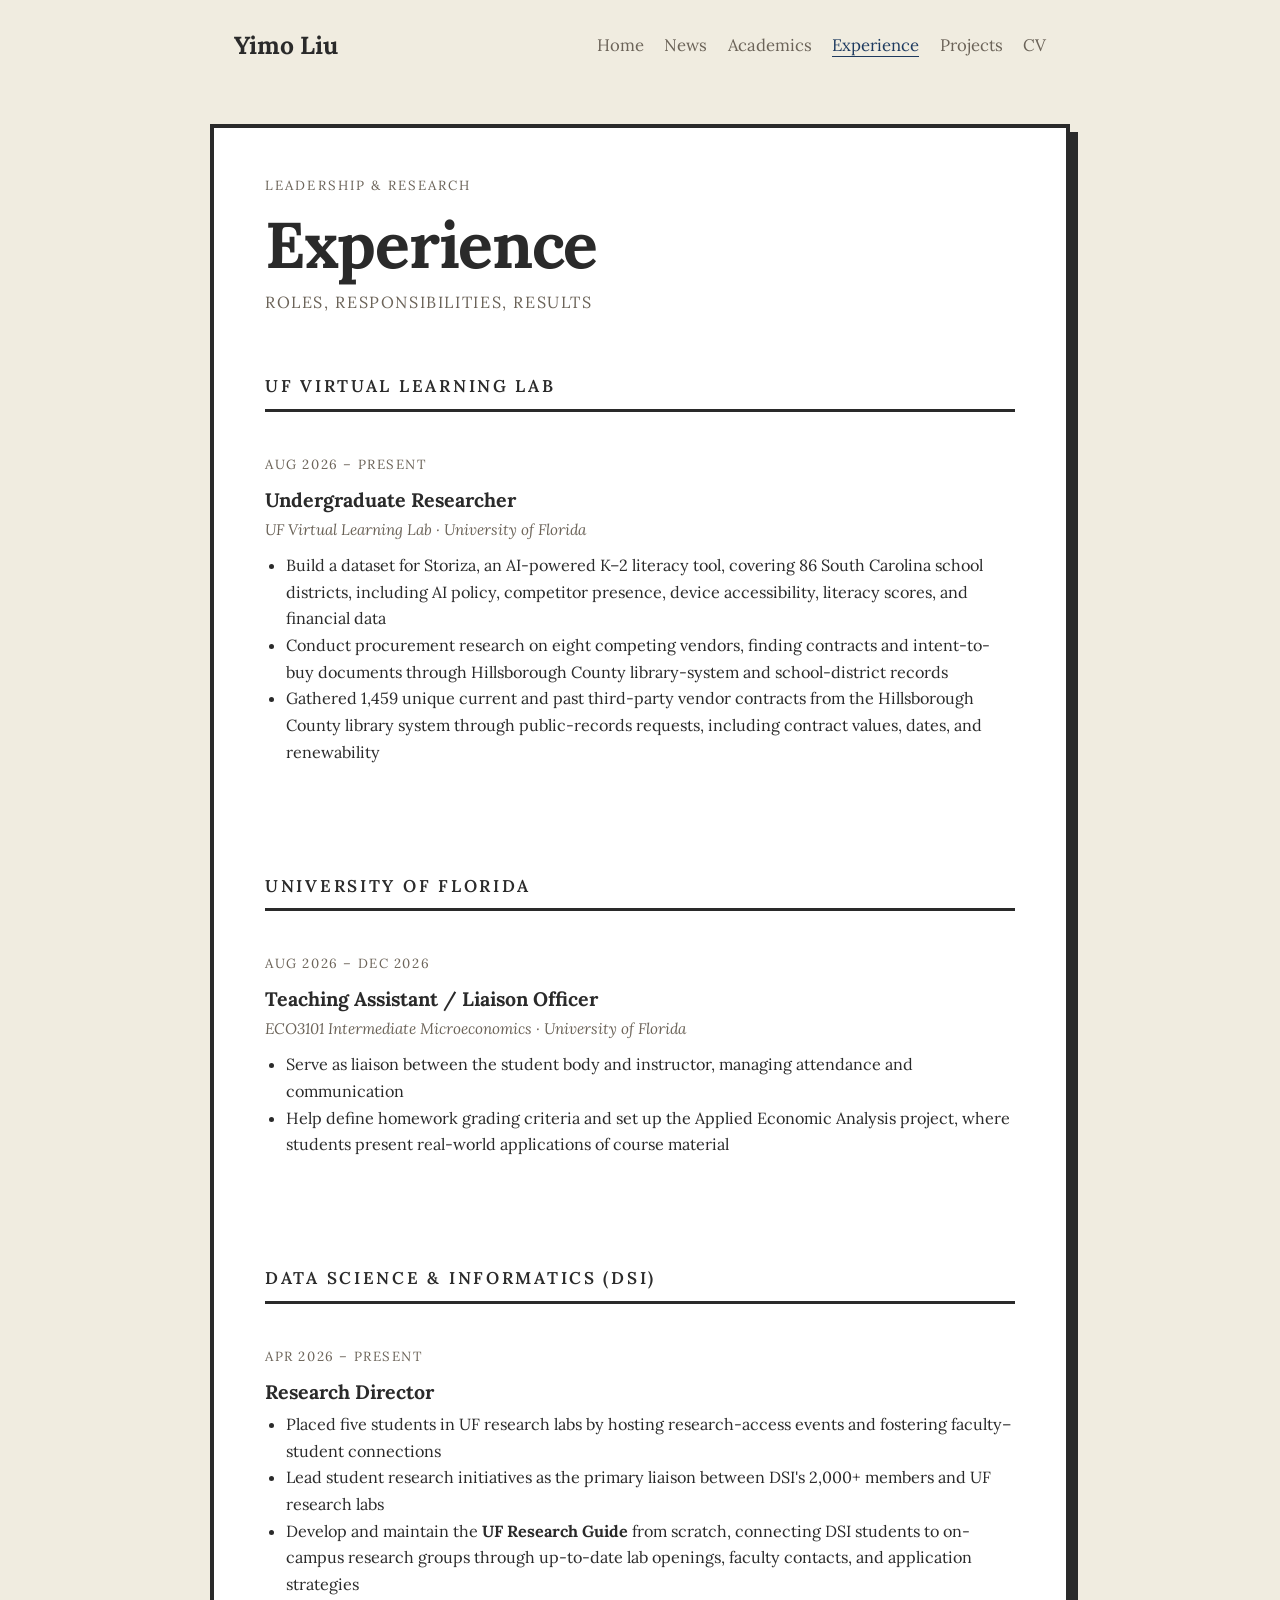
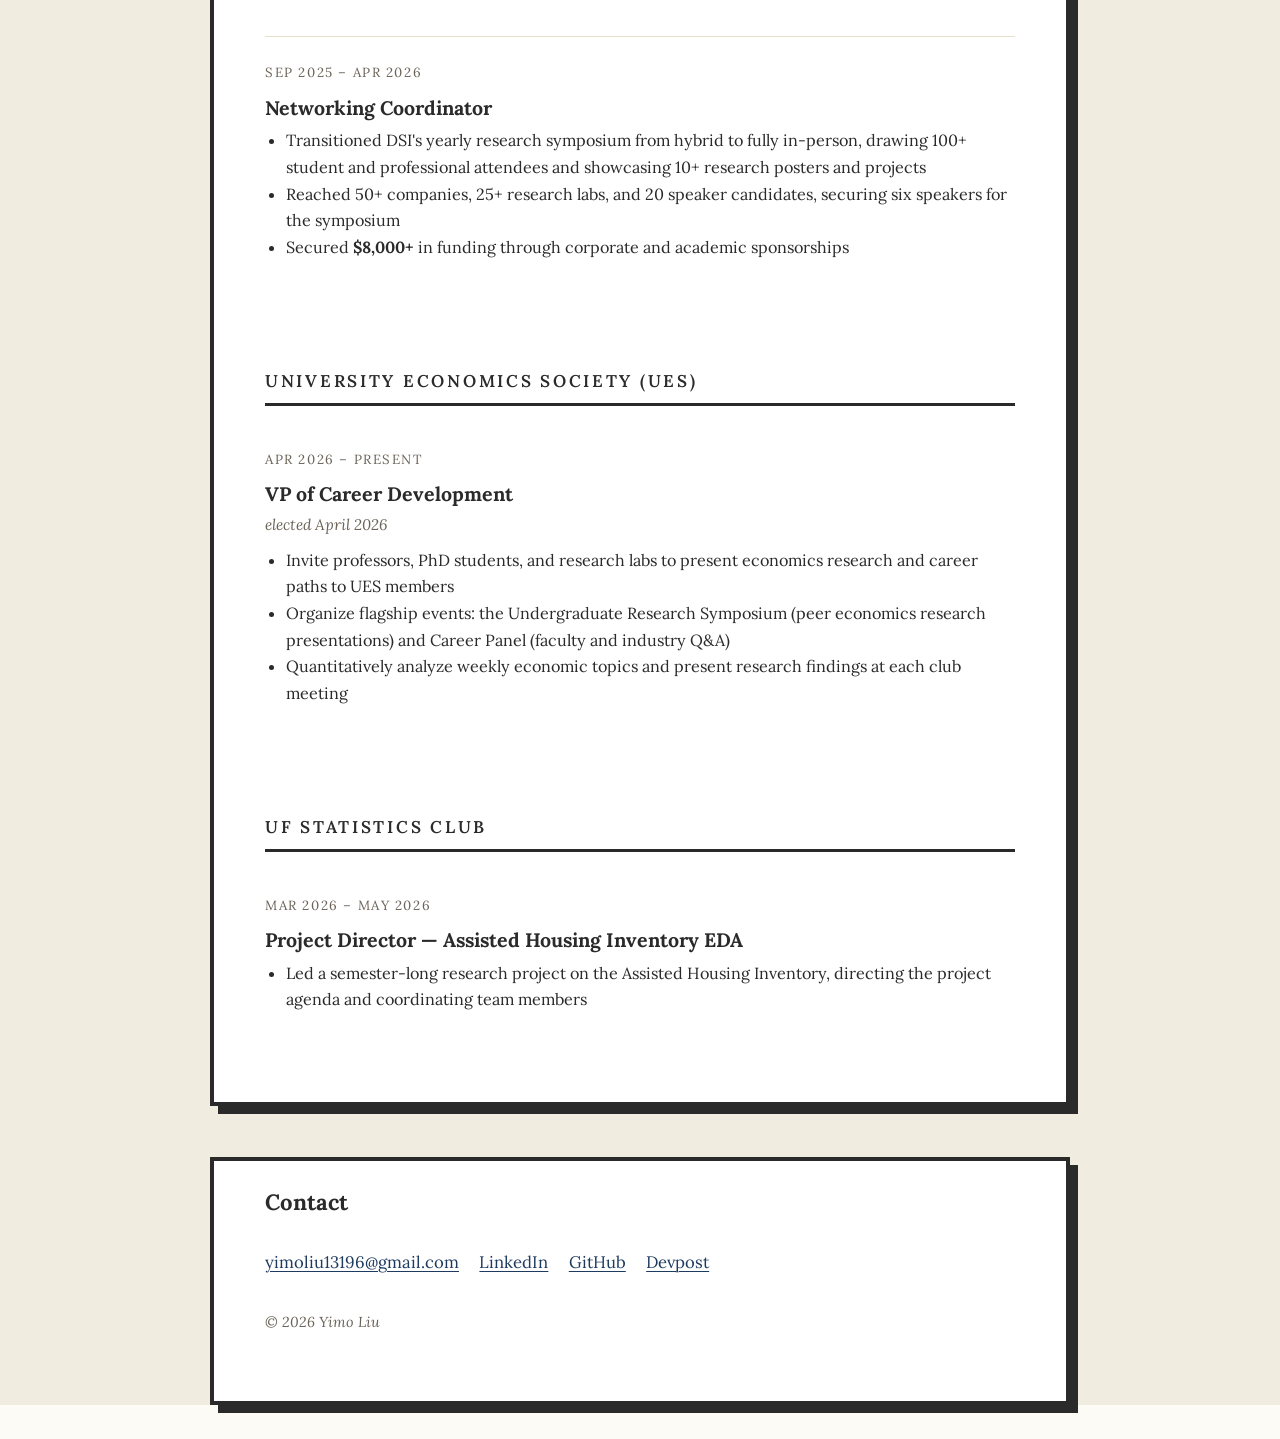
<file: experience.html>
<!DOCTYPE html>
<html lang="en">
<head>
  <meta charset="UTF-8">
  <meta name="viewport" content="width=device-width, initial-scale=1.0">
  <title>Experience · Yimo Liu</title>
  <link rel="stylesheet" href="style.css">
</head>
<body class="mag">

  <nav class="topnav">
    <a href="index.html" class="brand">Yimo Liu</a>
    <ul>
      <li><a href="index.html" class="navlink">Home</a></li>
      <li><a href="news.html" class="navlink">News</a></li>
      <li><a href="academics.html" class="navlink">Academics</a></li>
      <li><a href="experience.html" class="navlink active">Experience</a></li>
      <li><a href="projects.html" class="navlink">Projects</a></li>
      <li><a href="cv.html" class="navlink">CV</a></li>
    </ul>
  </nav>

  <div class="mag-wrap">

    <div class="mag-hero">
      <p class="mag-eyebrow">Leadership &amp; Research</p>
      <h1>Experience</h1>
      <p class="mag-sub">Roles, responsibilities, results</p>
    </div>

    <div class="mag-section">
      <p class="mag-section-label">UF Virtual Learning Lab</p>

      <div class="entry">
        <span class="date">Aug 2026 – Present</span>
        <h3>Undergraduate Researcher</h3>
        <p class="meta">UF Virtual Learning Lab · University of Florida</p>
        <ul>
          <li>Build a dataset for Storiza, an AI-powered K&ndash;2 literacy tool, covering 86 South Carolina school districts, including AI policy, competitor presence, device accessibility, literacy scores, and financial data</li>
          <li>Conduct procurement research on eight competing vendors, finding contracts and intent-to-buy documents through Hillsborough County library-system and school-district records</li>
          <li>Gathered 1,459 unique current and past third-party vendor contracts from the Hillsborough County library system through public-records requests, including contract values, dates, and renewability</li>
        </ul>
      </div>
    </div>

    <div class="mag-section">
      <p class="mag-section-label">University of Florida</p>

      <div class="entry">
        <span class="date">Aug 2026 – Dec 2026</span>
        <h3>Teaching Assistant / Liaison Officer</h3>
        <p class="meta">ECO3101 Intermediate Microeconomics · University of Florida</p>
        <ul>
          <li>Serve as liaison between the student body and instructor, managing attendance and communication</li>
          <li>Help define homework grading criteria and set up the Applied Economic Analysis project, where students present real-world applications of course material</li>
        </ul>
      </div>
    </div>

    <div class="mag-section">
      <p class="mag-section-label">Data Science &amp; Informatics (DSI)</p>

      <div class="entry">
        <span class="date">Apr 2026 – Present</span>
        <h3>Research Director</h3>
        <ul>
          <li>Placed five students in UF research labs by hosting research-access events and fostering faculty–student connections</li>
          <li>Lead student research initiatives as the primary liaison between DSI's 2,000+ members and UF research labs</li>
          <li>Develop and maintain the <strong>UF Research Guide</strong> from scratch, connecting DSI students to on-campus research groups through up-to-date lab openings, faculty contacts, and application strategies</li>
        </ul>
      </div>

      <div class="entry">
        <span class="date">Sep 2025 – Apr 2026</span>
        <h3>Networking Coordinator</h3>
        <ul>
          <li>Transitioned DSI's yearly research symposium from hybrid to fully in-person, drawing 100+ student and professional attendees and showcasing 10+ research posters and projects</li>
          <li>Reached 50+ companies, 25+ research labs, and 20 speaker candidates, securing six speakers for the symposium</li>
          <li>Secured <strong>$8,000+</strong> in funding through corporate and academic sponsorships</li>
        </ul>
      </div>
    </div>

    <div class="mag-section">
      <p class="mag-section-label">University Economics Society (UES)</p>

      <div class="entry">
        <span class="date">Apr 2026 – Present</span>
        <h3>VP of Career Development</h3>
        <p class="meta">elected April 2026</p>
        <ul>
          <li>Invite professors, PhD students, and research labs to present economics research and career paths to UES members</li>
          <li>Organize flagship events: the Undergraduate Research Symposium (peer economics research presentations) and Career Panel (faculty and industry Q&amp;A)</li>
          <li>Quantitatively analyze weekly economic topics and present research findings at each club meeting</li>
        </ul>
      </div>
    </div>

    <div class="mag-section">
      <p class="mag-section-label">UF Statistics Club</p>

      <div class="entry">
        <span class="date">Mar 2026 – May 2026</span>
        <h3>Project Director — Assisted Housing Inventory EDA</h3>
        <ul>
          <li>Led a semester-long research project on the Assisted Housing Inventory, directing the project agenda and coordinating team members</li>
        </ul>
      </div>
    </div>

  </div>

  <footer class="contact">
    <h2>Contact</h2>
    <div class="links">
      <a href="mailto:yimoliu13196@gmail.com">yimoliu13196@gmail.com</a>
      <a href="https://www.linkedin.com/in/yimo-liu" target="_blank" rel="noopener">LinkedIn</a>
      <a href="https://github.com/Yimo-Liu-13196" target="_blank" rel="noopener">GitHub</a>
      <a href="https://devpost.com/yimoliu13196" target="_blank" rel="noopener">Devpost</a>
    </div>
    <p class="copyright">© 2026 Yimo Liu</p>
  </footer>

</body>
</html>
</file>
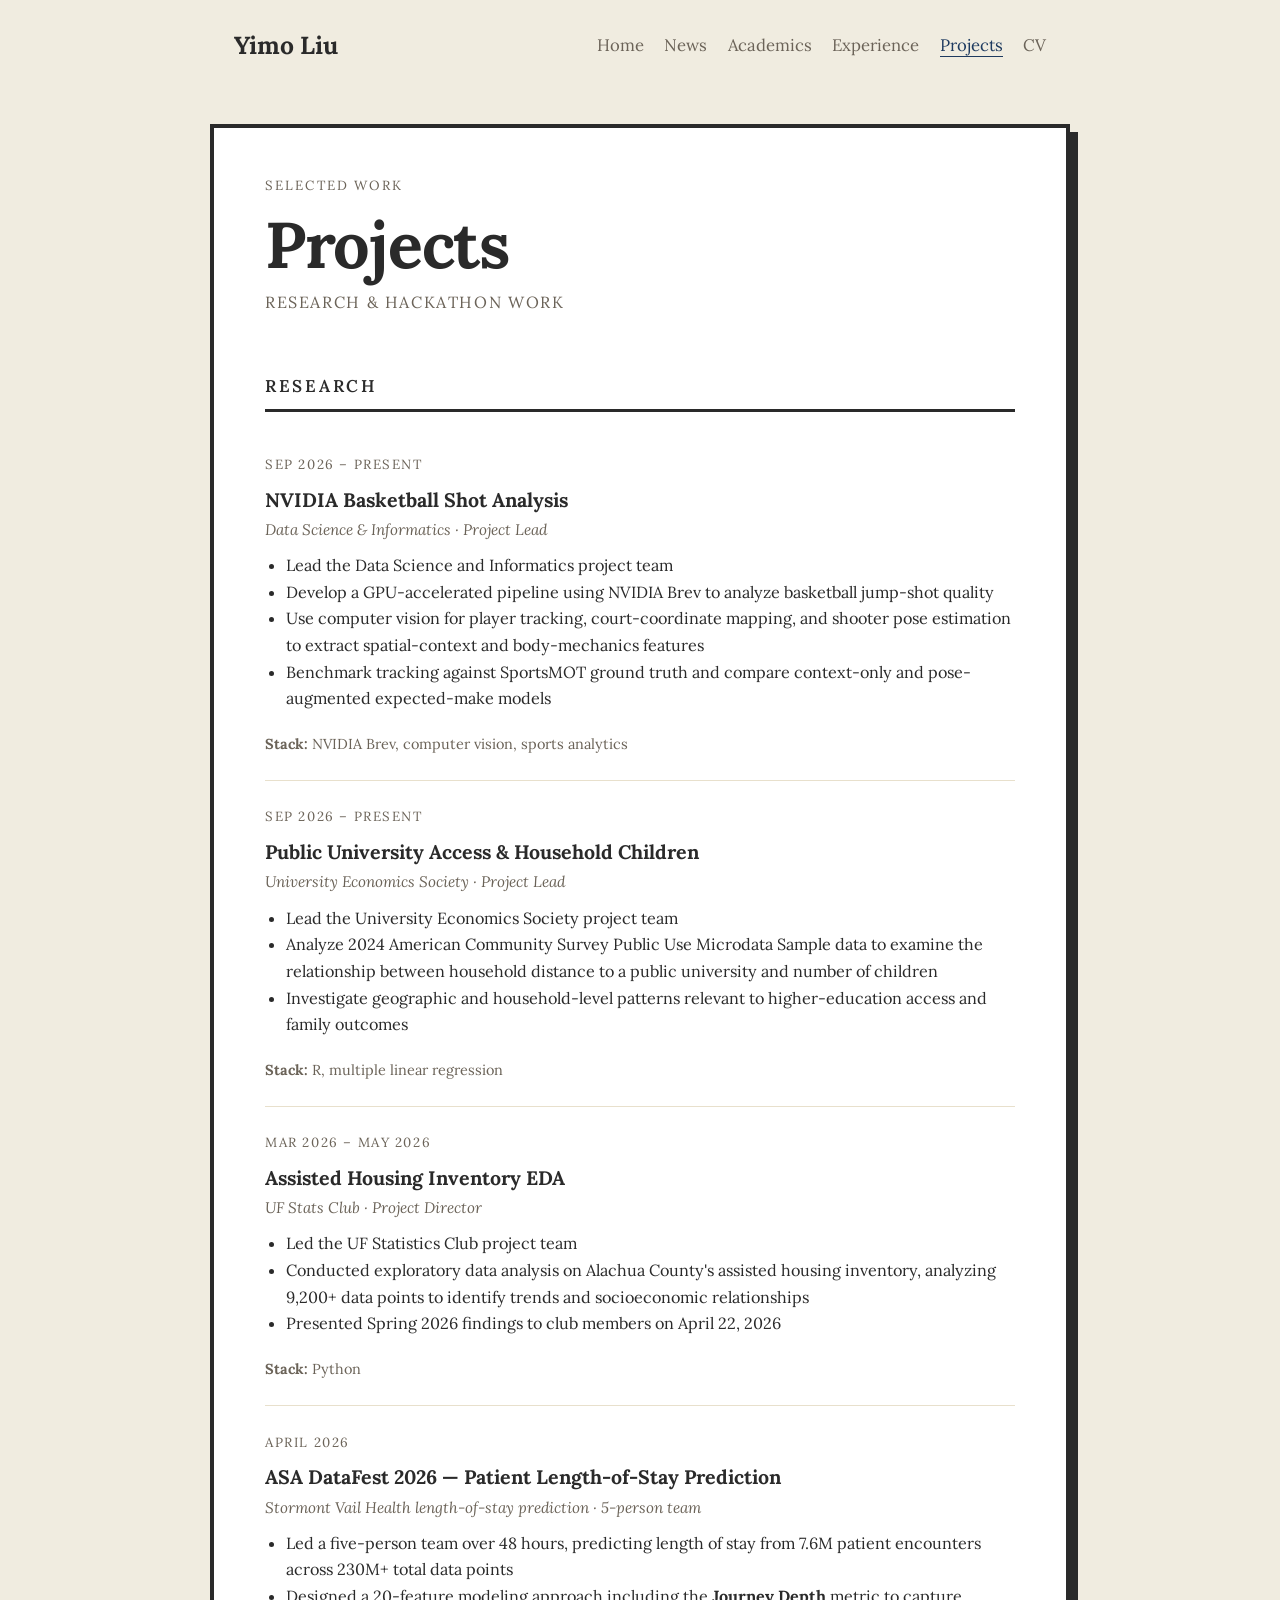
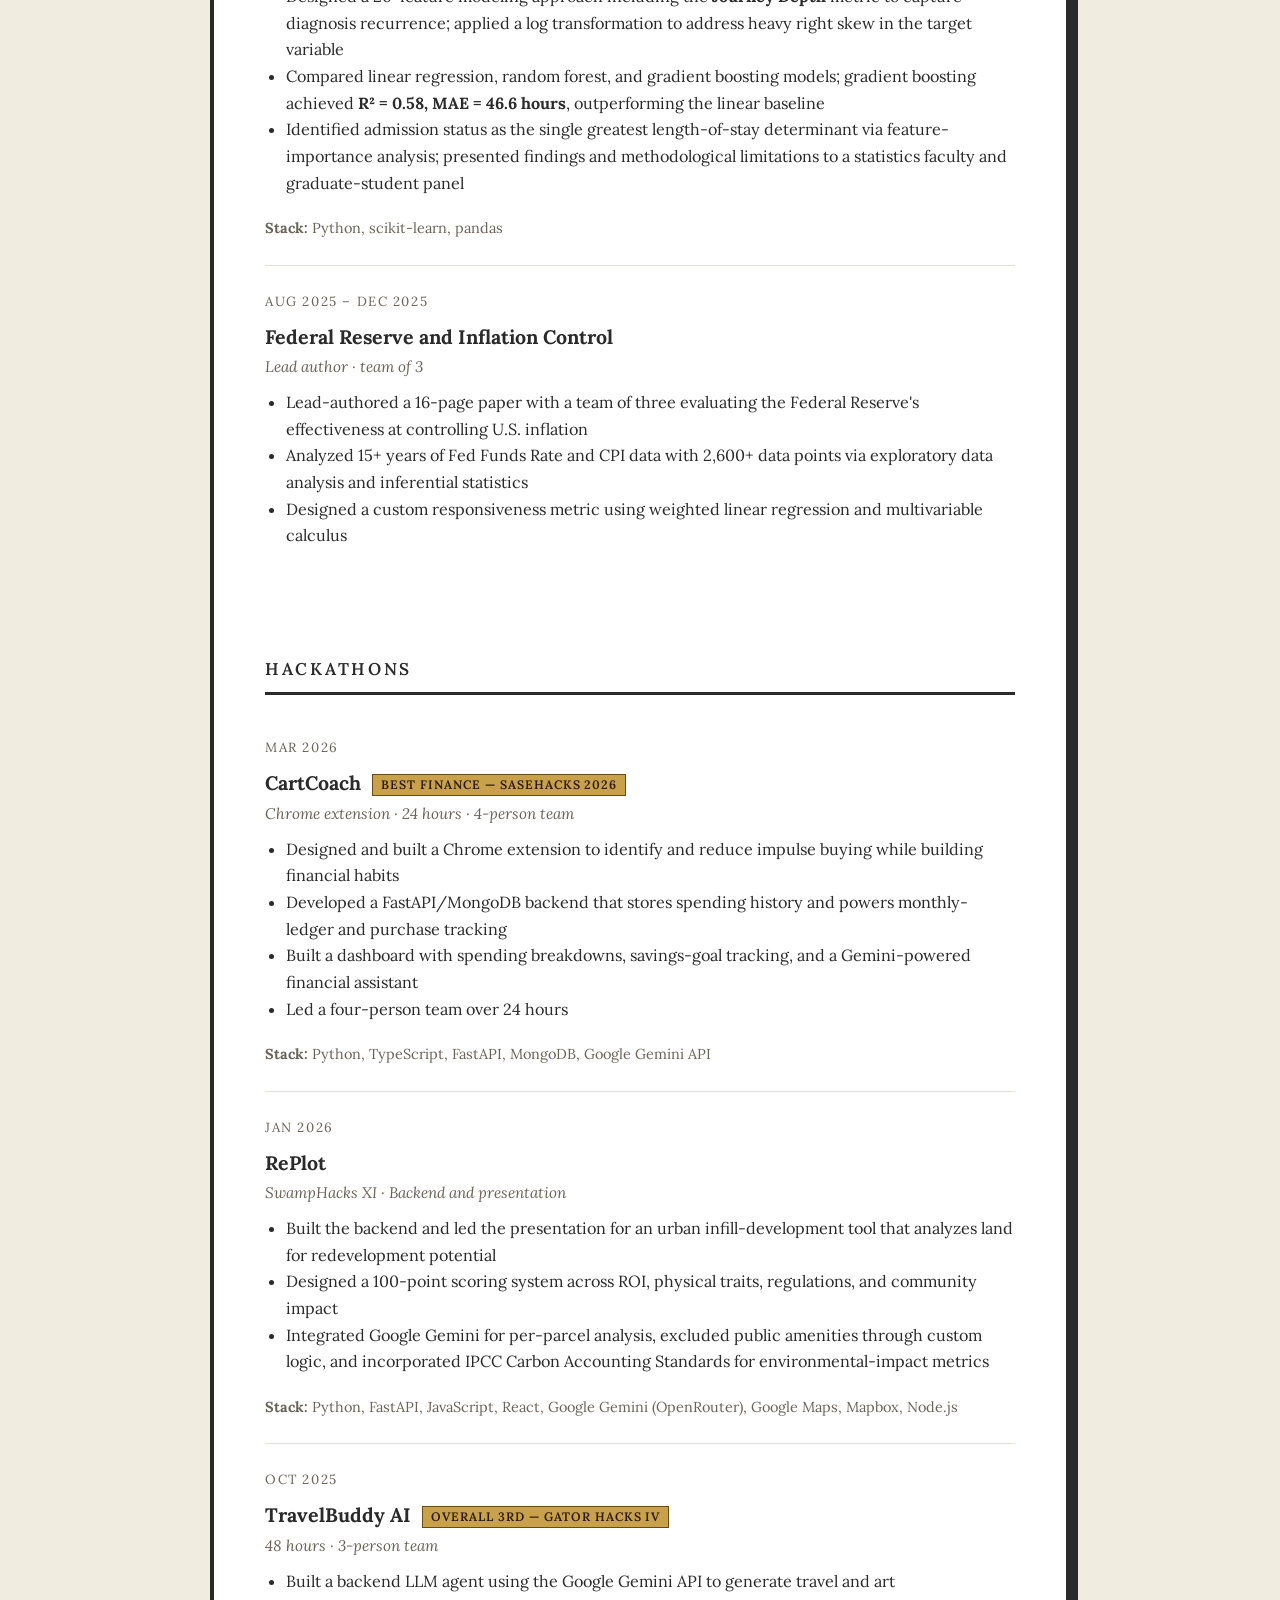
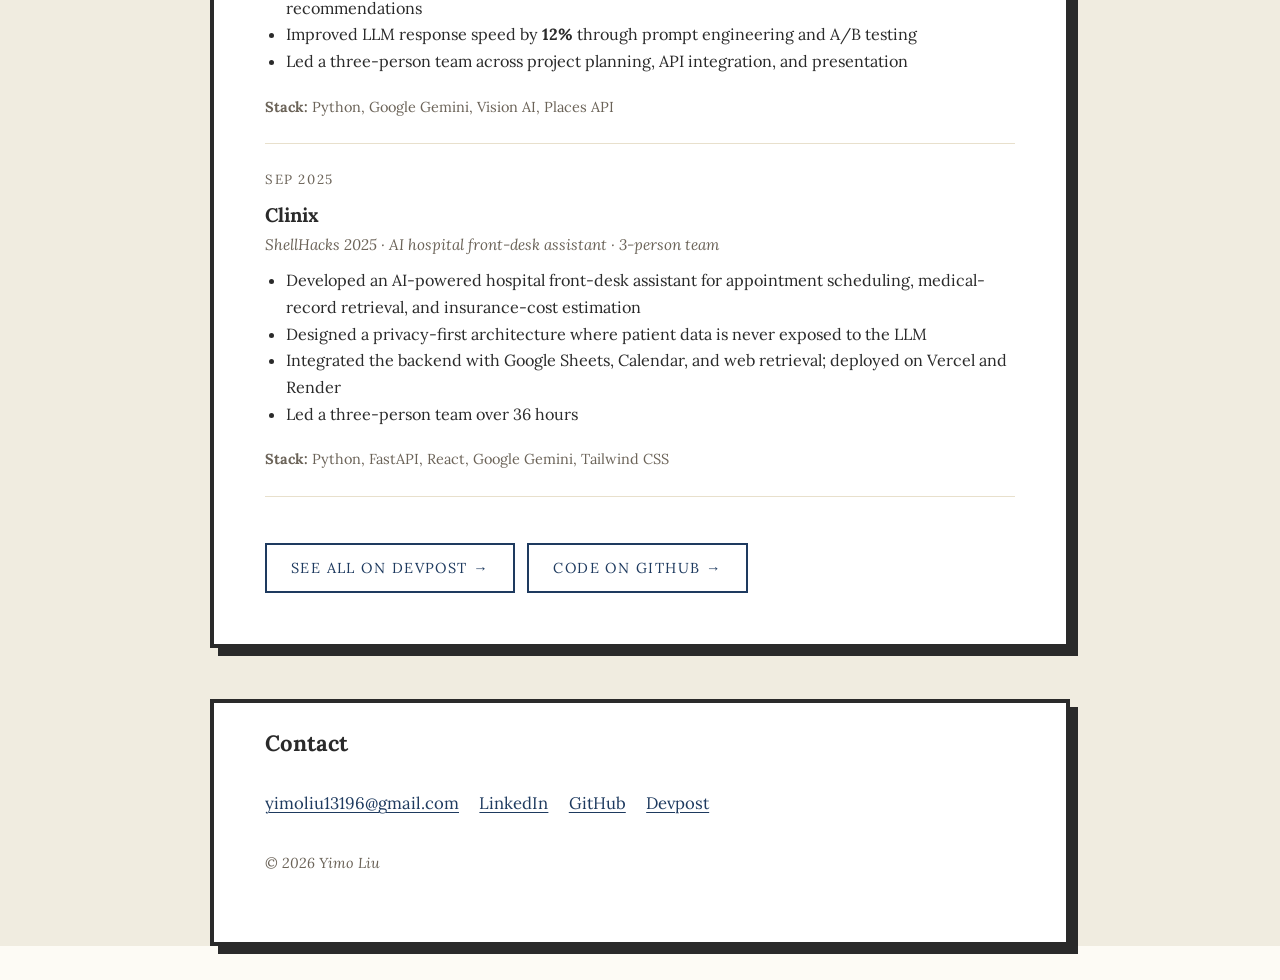
<file: projects.html>
<!DOCTYPE html>
<html lang="en">
<head>
  <meta charset="UTF-8">
  <meta name="viewport" content="width=device-width, initial-scale=1.0">
  <title>Projects · Yimo Liu</title>
  <link rel="stylesheet" href="style.css">
</head>
<body class="mag">

  <nav class="topnav">
    <a href="index.html" class="brand">Yimo Liu</a>
    <ul>
      <li><a href="index.html" class="navlink">Home</a></li>
      <li><a href="news.html" class="navlink">News</a></li>
      <li><a href="academics.html" class="navlink">Academics</a></li>
      <li><a href="experience.html" class="navlink">Experience</a></li>
      <li><a href="projects.html" class="navlink active">Projects</a></li>
      <li><a href="cv.html" class="navlink">CV</a></li>
    </ul>
  </nav>

  <div class="mag-wrap">

    <div class="mag-hero">
      <p class="mag-eyebrow">Selected Work</p>
      <h1>Projects</h1>
      <p class="mag-sub">Research &amp; hackathon work</p>
    </div>

    <div class="mag-section">
      <p class="mag-section-label">Research</p>

      <div class="entry">
        <span class="date">Sep 2026 – Present</span>
        <h3>NVIDIA Basketball Shot Analysis</h3>
        <p class="meta">Data Science &amp; Informatics · Project Lead</p>
        <ul>
          <li>Lead the Data Science and Informatics project team</li>
          <li>Develop a GPU-accelerated pipeline using NVIDIA Brev to analyze basketball jump-shot quality</li>
          <li>Use computer vision for player tracking, court-coordinate mapping, and shooter pose estimation to extract spatial-context and body-mechanics features</li>
          <li>Benchmark tracking against SportsMOT ground truth and compare context-only and pose-augmented expected-make models</li>
        </ul>
        <div class="stack-list"><strong>Stack:</strong> NVIDIA Brev, computer vision, sports analytics</div>
      </div>

      <div class="entry">
        <span class="date">Sep 2026 – Present</span>
        <h3>Public University Access &amp; Household Children</h3>
        <p class="meta">University Economics Society · Project Lead</p>
        <ul>
          <li>Lead the University Economics Society project team</li>
          <li>Analyze 2024 American Community Survey Public Use Microdata Sample data to examine the relationship between household distance to a public university and number of children</li>
          <li>Investigate geographic and household-level patterns relevant to higher-education access and family outcomes</li>
        </ul>
        <div class="stack-list"><strong>Stack:</strong> R, multiple linear regression</div>
      </div>

      <div class="entry">
        <span class="date">Mar 2026 – May 2026</span>
        <h3>Assisted Housing Inventory EDA</h3>
        <p class="meta">UF Stats Club · Project Director</p>
        <ul>
          <li>Led the UF Statistics Club project team</li>
          <li>Conducted exploratory data analysis on Alachua County's assisted housing inventory, analyzing 9,200+ data points to identify trends and socioeconomic relationships</li>
          <li>Presented Spring 2026 findings to club members on April 22, 2026</li>
        </ul>
        <div class="stack-list"><strong>Stack:</strong> Python</div>
      </div>

      <div class="entry">
        <span class="date">April 2026</span>
        <h3>ASA DataFest 2026 — Patient Length-of-Stay Prediction</h3>
        <p class="meta">Stormont Vail Health length-of-stay prediction · 5-person team</p>
        <ul>
          <li>Led a five-person team over 48 hours, predicting length of stay from 7.6M patient encounters across 230M+ total data points</li>
          <li>Designed a 20-feature modeling approach including the <strong>Journey Depth</strong> metric to capture diagnosis recurrence; applied a log transformation to address heavy right skew in the target variable</li>
          <li>Compared linear regression, random forest, and gradient boosting models; gradient boosting achieved <strong>R² = 0.58, MAE = 46.6 hours</strong>, outperforming the linear baseline</li>
          <li>Identified admission status as the single greatest length-of-stay determinant via feature-importance analysis; presented findings and methodological limitations to a statistics faculty and graduate-student panel</li>
        </ul>
        <div class="stack-list"><strong>Stack:</strong> Python, scikit-learn, pandas</div>
      </div>

      <div class="entry">
        <span class="date">Aug 2025 – Dec 2025</span>
        <h3>Federal Reserve and Inflation Control</h3>
        <p class="meta">Lead author · team of 3</p>
        <ul>
          <li>Lead-authored a 16-page paper with a team of three evaluating the Federal Reserve's effectiveness at controlling U.S. inflation</li>
          <li>Analyzed 15+ years of Fed Funds Rate and CPI data with 2,600+ data points via exploratory data analysis and inferential statistics</li>
          <li>Designed a custom responsiveness metric using weighted linear regression and multivariable calculus</li>
        </ul>
      </div>
    </div>

    <div class="mag-section">
      <p class="mag-section-label">Hackathons</p>

      <div class="entry">
        <span class="date">Mar 2026</span>
        <h3>CartCoach <span class="award award-gold">Best Finance — SASEHacks 2026</span></h3>
        <p class="meta">Chrome extension · 24 hours · 4-person team</p>
        <ul>
          <li>Designed and built a Chrome extension to identify and reduce impulse buying while building financial habits</li>
          <li>Developed a FastAPI/MongoDB backend that stores spending history and powers monthly-ledger and purchase tracking</li>
          <li>Built a dashboard with spending breakdowns, savings-goal tracking, and a Gemini-powered financial assistant</li>
          <li>Led a four-person team over 24 hours</li>
        </ul>
        <div class="stack-list"><strong>Stack:</strong> Python, TypeScript, FastAPI, MongoDB, Google Gemini API</div>
      </div>

      <div class="entry">
        <span class="date">Jan 2026</span>
        <h3>RePlot</h3>
        <p class="meta">SwampHacks XI · Backend and presentation</p>
        <ul>
          <li>Built the backend and led the presentation for an urban infill-development tool that analyzes land for redevelopment potential</li>
          <li>Designed a 100-point scoring system across ROI, physical traits, regulations, and community impact</li>
          <li>Integrated Google Gemini for per-parcel analysis, excluded public amenities through custom logic, and incorporated IPCC Carbon Accounting Standards for environmental-impact metrics</li>
        </ul>
        <div class="stack-list"><strong>Stack:</strong> Python, FastAPI, JavaScript, React, Google Gemini (OpenRouter), Google Maps, Mapbox, Node.js</div>
      </div>

      <div class="entry">
        <span class="date">Oct 2025</span>
        <h3>TravelBuddy AI <span class="award award-gold">Overall 3rd — Gator Hacks IV</span></h3>
        <p class="meta">48 hours · 3-person team</p>
        <ul>
          <li>Built a backend LLM agent using the Google Gemini API to generate travel and art recommendations</li>
          <li>Improved LLM response speed by <strong>12%</strong> through prompt engineering and A/B testing</li>
          <li>Led a three-person team across project planning, API integration, and presentation</li>
        </ul>
        <div class="stack-list"><strong>Stack:</strong> Python, Google Gemini, Vision AI, Places API</div>
      </div>

      <div class="entry">
        <span class="date">Sep 2025</span>
        <h3>Clinix</h3>
        <p class="meta">ShellHacks 2025 · AI hospital front-desk assistant · 3-person team</p>
        <ul>
          <li>Developed an AI-powered hospital front-desk assistant for appointment scheduling, medical-record retrieval, and insurance-cost estimation</li>
          <li>Designed a privacy-first architecture where patient data is never exposed to the LLM</li>
          <li>Integrated the backend with Google Sheets, Calendar, and web retrieval; deployed on Vercel and Render</li>
          <li>Led a three-person team over 36 hours</li>
        </ul>
        <div class="stack-list"><strong>Stack:</strong> Python, FastAPI, React, Google Gemini, Tailwind CSS</div>
      </div>

      <p style="margin-top:1.5rem;">
        <a href="https://devpost.com/yimoliu13196" target="_blank" rel="noopener" class="mag-cta">See all on Devpost <span class="mag-cta-arrow">→</span></a>
        <a href="https://github.com/Yimo-Liu-13196" target="_blank" rel="noopener" class="mag-cta" style="margin-left: 0.5rem;">Code on GitHub <span class="mag-cta-arrow">→</span></a>
      </p>
    </div>

  </div>

  <footer class="contact">
    <h2>Contact</h2>
    <div class="links">
      <a href="mailto:yimoliu13196@gmail.com">yimoliu13196@gmail.com</a>
      <a href="https://www.linkedin.com/in/yimo-liu" target="_blank" rel="noopener">LinkedIn</a>
      <a href="https://github.com/Yimo-Liu-13196" target="_blank" rel="noopener">GitHub</a>
      <a href="https://devpost.com/yimoliu13196" target="_blank" rel="noopener">Devpost</a>
    </div>
    <p class="copyright">© 2026 Yimo Liu</p>
  </footer>

</body>
</html>
</file>
<file: style.css>
/* ---------- Notebook-lite theme ---------- */

@import url('https://fonts.googleapis.com/css2?family=Lora:ital,wght@0,400;0,500;0,600;0,700;1,400&family=Caveat:wght@500;600&family=Permanent+Marker&display=swap');

/*
  Rhythm: every block on this site occupies an integer number of 30px rows.
  Font-size 17px × line-height ≈1.765 gives exact 30px line-boxes, so text
  lines land on the notebook ruling without subpixel drift.
*/

:root {
  --bg: #fdfbf5;
  --bg-line: #e8e0cc;
  --ink: #2a2a2a;
  --ink-muted: #6b6358;
  --accent: #1e3a5f;
  --accent-hover: #3a5a82;
  --margin-line: #c97b7b;
  --paper-shadow: rgba(0, 0, 0, 0.04);

  --rhythm: 30px;
  --rhythm-2: 60px;
  --rhythm-3: 90px;
  --rhythm-4: 120px;
  --baseline-offset: 25px;  /* where the rule sits within a 30px row (text baseline) */
}

* { box-sizing: border-box; }

html, body {
  margin: 0;
  padding: 0;
  background: var(--bg);
  color: var(--ink);
  font-family: 'Lora', Georgia, 'Times New Roman', serif;
  font-size: 17px;
  line-height: var(--rhythm);
  min-height: 100vh;
}

body { position: relative; }

/* Red margin line — runs full document height, aligned to .page's left margin */
body::before {
  content: "";
  position: absolute;
  top: 0;
  bottom: 0;
  left: max(1.2rem, calc(50% - 440px + 1.2rem));
  width: 1px;
  background: var(--margin-line);
  opacity: 0.35;
  pointer-events: none;
}

/* Full-width notebook ruling, aligned to rhythm. Line drawn at baseline offset. */
body {
  background-image: linear-gradient(
    to bottom,
    transparent 0,
    transparent var(--baseline-offset),
    var(--bg-line) var(--baseline-offset),
    var(--bg-line) calc(var(--baseline-offset) + 1px),
    transparent calc(var(--baseline-offset) + 1px)
  );
  background-size: 100% var(--rhythm);
  background-repeat: repeat-y;
  background-position: 0 0;
}

a {
  color: var(--accent);
  text-decoration: underline;
  text-decoration-thickness: 1px;
  text-underline-offset: 3px;
  transition: color 0.15s ease;
}
a:hover { color: var(--accent-hover); }

/* Headings: every block is a clean rhythm-unit rectangle. */
h1, h2, h3, h4 {
  font-family: 'Lora', Georgia, serif;
  font-weight: 600;
  color: var(--ink);
}

h1 {
  font-size: 2.4rem;
  line-height: var(--rhythm-2);   /* 2 rows */
  margin: var(--rhythm) 0;        /* 1 row above + 1 below, total 4 rows */
}

h2 {
  font-size: 1.6rem;
  line-height: var(--rhythm);     /* 1 row */
  margin: var(--rhythm) 0;        /* total 3 rows */
  padding-bottom: 0;
}

h3 {
  font-size: 1.2rem;
  line-height: var(--rhythm);
  margin: var(--rhythm) 0 0;      /* total 2 rows */
  color: var(--accent);
}

h4 {
  font-size: 1rem;
  line-height: var(--rhythm);
  margin: var(--rhythm) 0 0;
}

/* Prose blocks: every line-box is exactly one rhythm row, every block ends on a row. */
p { margin: 0 0 var(--rhythm); line-height: var(--rhythm); }
ul, ol { margin: 0 0 var(--rhythm); padding-left: 1.5rem; }
ul li, ol li { line-height: var(--rhythm); }

.handwritten {
  font-family: 'Caveat', cursive;
  font-weight: 500;
}

/* Pen squiggle underline — hand-drawn wavy underline beneath inline words.
   SVG tiles horizontally so it adapts to any phrase length. */
.pen-underline {
  background-image: url("data:image/svg+xml;utf8,<svg xmlns='http://www.w3.org/2000/svg' viewBox='0 0 40 6' preserveAspectRatio='none'><path d='M0,3 Q10,0 20,3 T40,3' stroke='%232a2a2a' stroke-width='1.5' fill='none' stroke-linecap='round'/></svg>");
  background-position: 0 100%;
  background-repeat: repeat-x;
  background-size: 40px 6px;
  padding-bottom: 5px;
}

/* E variant: pen squiggle in kobicha brown, text stays ink */
.pen-underline-warm {
  background-image: url("data:image/svg+xml;utf8,<svg xmlns='http://www.w3.org/2000/svg' viewBox='0 0 40 6' preserveAspectRatio='none'><path d='M0,3 Q10,0 20,3 T40,3' stroke='%23734128' stroke-width='1.5' fill='none' stroke-linecap='round'/></svg>");
  background-position: 0 100%;
  background-repeat: repeat-x;
  background-size: 40px 6px;
  padding-bottom: 5px;
}

/* Sharpie — thick marker lettering */
.sharpie {
  font-family: 'Permanent Marker', 'Caveat', cursive;
  font-weight: 400;
  letter-spacing: 0.01em;
}

/* Highlighter swipe — irregular marker stroke behind inline text.
   Yellow (.highlight) is used for titles only; peach (.highlight-peach)
   is for body emphasis so the two layers don't compete. */
.highlight,
.highlight-pink,
.highlight-blue,
.highlight-green {
  position: relative;
  display: inline-block;
  padding: 0 0.2em;
  isolation: isolate;
}
.highlight::before,
.highlight-pink::before,
.highlight-blue::before,
.highlight-green::before {
  content: "";
  position: absolute;
  inset: 42% -0.08em 6% -0.03em;
  border-radius: 3px 16px 2px 14px / 40% 10% 25% 12%;
  transform: rotate(-0.6deg);
  z-index: -1;
  pointer-events: none;
}
.highlight::before {
  background: linear-gradient(
    to right,
    rgba(255, 240, 140, 0.25) 0%,
    rgba(255, 240, 140, 0.9)  7%,
    rgba(255, 240, 140, 0.82) 50%,
    rgba(255, 240, 140, 0.92) 88%,
    rgba(255, 240, 140, 0.2)  100%
  );
}

/* Pink — experience theme (matches pink post-it) */
.highlight-pink::before {
  background: linear-gradient(
    to right,
    rgba(247, 181, 181, 0.3)  0%,
    rgba(247, 181, 181, 0.9)  7%,
    rgba(247, 181, 181, 0.85) 50%,
    rgba(247, 181, 181, 0.9)  88%,
    rgba(247, 181, 181, 0.25) 100%
  );
}

/* Blue — projects theme (matches future blue post-it) */
.highlight-blue::before {
  background: linear-gradient(
    to right,
    rgba(207, 225, 245, 0.3)  0%,
    rgba(207, 225, 245, 0.95) 7%,
    rgba(207, 225, 245, 0.9)  50%,
    rgba(207, 225, 245, 0.95) 88%,
    rgba(207, 225, 245, 0.3)  100%
  );
}

/* Green — general focus (doesn't belong to a specific page) */
.highlight-green::before {
  background: linear-gradient(
    to right,
    rgba(200, 223, 200, 0.3)  0%,
    rgba(200, 223, 200, 0.9)  7%,
    rgba(200, 223, 200, 0.85) 50%,
    rgba(200, 223, 200, 0.9)  88%,
    rgba(200, 223, 200, 0.25) 100%
  );
}

.page-subtitle {
  font-family: 'Caveat', cursive;
  font-weight: 500;
  font-size: 1.25rem;
  color: var(--ink-muted);
  line-height: var(--rhythm);
  margin: 0 0 var(--rhythm);
}

/* ---------- Layout ---------- */

.page {
  max-width: 880px;
  margin: 0 auto;
  padding: var(--rhythm) 2rem var(--rhythm-2) 2rem;   /* rhythm-aligned top & bottom */
  position: relative;
}

@media (max-width: 640px) {
  .page { padding: var(--rhythm) 1.2rem var(--rhythm-2) 1.2rem; }
  body::before { left: 0.5rem; }
  h1 { font-size: 1.9rem; }
}

/* ---------- Nav (exactly 3 rhythm rows tall) ---------- */

nav.topnav {
  max-width: 880px;
  margin: 0 auto;
  padding: var(--rhythm) 2rem;    /* 1 row top + 1 row bottom */
  display: flex;
  justify-content: space-between;
  align-items: center;
  flex-wrap: wrap;
  gap: 1rem;
  line-height: var(--rhythm);     /* content row = 1 rhythm row */
}

nav.topnav .brand {
  font-family: 'Lora', Georgia, serif;
  font-size: 1.45rem;
  font-weight: 700;
  line-height: var(--rhythm);
  color: var(--ink);
  text-decoration: none;
}
nav.topnav .brand:hover { color: var(--accent); }

nav.topnav ul {
  list-style: none;
  margin: 0; padding: 0;
  display: flex;
  gap: 1.2rem;
  flex-wrap: wrap;
  line-height: var(--rhythm);
}

nav.topnav a.navlink {
  color: var(--ink-muted);
  text-decoration: none;
  font-size: 0.98rem;
  line-height: var(--rhythm);
  padding-bottom: 0;
  border-bottom: 1px solid transparent;
}
nav.topnav a.navlink:hover { color: var(--accent); border-bottom-color: var(--accent); }
nav.topnav a.navlink.active { color: var(--accent); border-bottom-color: var(--accent); }

/* ---------- Landing / hero ---------- */

/* Hero block: photo is 4 rhythm rows = 120px; hero takes 4 rows + 1 margin = 5 rows. */
.hero {
  display: flex;
  gap: var(--rhythm);
  align-items: center;
  margin: 0 0 var(--rhythm);
}

.hero-text { flex: 1; }

/* Post-it: yellow sticky note look. Padding rhythm-aligned so block height stays on grid. */
.postit {
  background: #c9ddf2;
  color: var(--ink);
  padding: var(--rhythm) 1.5rem;
  border-radius: 2px;
  box-shadow:
    2px 3px 10px rgba(40, 28, 10, 0.14),
    1px 1px 3px rgba(40, 28, 10, 0.08);
  transform: rotate(-1.2deg);
  transform-origin: 30% 50%;
}

.postit h1, .postit .tagline { color: var(--ink); }

/* Float variant — sticky note placed on the right, text flows around it on the left */
.postit-float {
  float: right;
  width: 38%;
  margin: var(--rhythm) 0 var(--rhythm) var(--rhythm);
  transform: rotate(1.6deg);
  transform-origin: 70% 50%;
  background: #f7b5b5;       /* red/pink post-it */
  transition: transform 0.25s ease, box-shadow 0.25s ease, background 0.25s ease;
}

/* Arrow span — animatable */
.postit-note .note-big .arrow {
  display: inline-block;
  transition: transform 0.2s ease;
}

/* Underline-target — sharpie underline for E variant */
.postit-note .note-big .underline-target {
  display: inline-block;
  background-image: linear-gradient(to right, var(--ink), var(--ink));
  background-size: 0% 3px;
  background-position: 0 100%;
  background-repeat: no-repeat;
  padding-bottom: 2px;
  transition: background-size 0.45s ease;
}

/*
  Standard post-it hover ("H"): lift + straighten + brighter bg + sharpie
  underline draws + arrow slides right. This is the default behavior for
  any post-it CTA (.postit-hover-h) across the site.
*/
.postit-hover-h:hover {
  transform: rotate(0deg) translateY(-4px);
  box-shadow:
    4px 8px 20px rgba(40, 28, 10, 0.20),
    2px 3px 6px rgba(40, 28, 10, 0.10);
  background: #ffc8c8;
}
.postit-hover-h:hover .note-big .underline-target {
  background-size: 100% 3px;
}
.postit-hover-h:hover .note-big .arrow {
  transform: translateX(6px);
}

/* Handwritten note content */
.postit-note p,
.postit-note ul {
  font-family: 'Caveat', cursive;
  font-size: 1.35rem;
  line-height: var(--rhythm);
  color: var(--ink);
  margin: 0;
}
.postit-note ul {
  list-style: none;
  padding: 0;
}
.postit-note li {
  line-height: var(--rhythm);
}
.postit-note a {
  color: var(--ink);
  text-decoration: none;
  border-bottom: 1px solid rgba(42, 42, 42, 0.4);
}
.postit-note a:hover {
  color: var(--accent);
  border-bottom-color: var(--accent);
}
.postit-note .note-big {
  display: block;
  font-family: 'Caveat', cursive;
  font-size: 2rem;
  line-height: var(--rhythm-2);
  color: var(--ink);
  text-align: center;
  text-decoration: none;
  border-bottom: none;
}
.postit-note .note-big:hover {
  color: var(--accent);
}

/* Clear any float after the section that contains a floating post-it */
.has-float::after {
  content: "";
  display: block;
  clear: both;
}

@media (max-width: 640px) {
  .postit-float {
    float: none;
    width: auto;
    margin: 0 0 var(--rhythm) 0;
  }
}

.hero h1 {
  margin: 0;
  line-height: var(--rhythm-2);   /* 2 rows */
}

.hero .tagline {
  font-family: 'Caveat', cursive;
  font-size: 1.5rem;
  color: var(--ink-muted);
  line-height: var(--rhythm);
  margin: 0;
}

.hero-photo,
.hero-photo-placeholder {
  width: var(--rhythm-4);         /* 120px, 4 rhythm rows */
  height: var(--rhythm-4);
  border-radius: 4px;
  flex-shrink: 0;
}

.hero-photo {
  object-fit: cover;
  box-shadow: 2px 3px 8px var(--paper-shadow);
  border: 1px solid var(--bg-line);
  background: #fff;
}

.hero-photo-placeholder {
  background: repeating-linear-gradient(45deg, #eee6d0, #eee6d0 8px, #f3ecd8 8px, #f3ecd8 16px);
  border: 1px dashed var(--ink-muted);
  display: flex;
  align-items: center;
  justify-content: center;
  color: var(--ink-muted);
  font-family: 'Caveat', cursive;
  font-size: 1.1rem;
  line-height: var(--rhythm);
  text-align: center;
}

@media (max-width: 640px) {
  .hero { flex-direction: column; align-items: flex-start; gap: var(--rhythm); }
  .hero-photo, .hero-photo-placeholder { width: var(--rhythm-3); height: var(--rhythm-3); }
}

/* ---------- Content entries ---------- */

.entry {
  margin-bottom: var(--rhythm);
  padding-bottom: var(--rhythm);
  border-bottom: 1px dashed var(--bg-line);
}
.entry:last-child { border-bottom: none; }

.entry .date {
  font-family: 'Caveat', cursive;
  font-size: 1.15rem;
  color: var(--accent);
  line-height: var(--rhythm);
  margin: 0;
  display: block;
}

.entry h3 { margin-top: 0; }

.entry .meta {
  font-style: italic;
  color: var(--ink-muted);
  font-size: 0.95rem;
  line-height: var(--rhythm);
  margin: 0 0 var(--rhythm);
}

.entry .tag {
  display: inline-block;
  background: var(--bg-line);
  color: var(--ink);
  padding: 1px 8px;
  border-radius: 3px;
  font-size: 0.82rem;
  margin-right: 4px;
  font-family: 'Lora', serif;
}

.entry .award {
  display: inline-block;
  background: #f3e3a8;
  color: #6b5b1a;
  padding: 2px 10px;
  border-radius: 3px;
  font-size: 0.85rem;
  font-weight: 600;
  margin-left: 6px;
}


/* ---------- Buttons ---------- */

.btn {
  display: inline-block;
  padding: 0 1.1rem;
  height: var(--rhythm);
  line-height: var(--rhythm);
  background: var(--accent);
  color: #faf6ec;
  text-decoration: none;
  border-radius: 3px;
  font-size: 0.95rem;
  margin-right: 0.5rem;
  border: none;
  transition: background 0.15s ease;
  vertical-align: baseline;
}
.btn:hover { background: var(--accent-hover); color: #faf6ec; }

.btn.secondary {
  background: transparent;
  color: var(--accent);
  border: 1px solid var(--accent);
  line-height: calc(var(--rhythm) - 2px);
}
.btn.secondary:hover { background: var(--accent); color: #faf6ec; }

/* ---------- Footer / Contact ---------- */

footer.contact {
  max-width: 880px;
  margin: var(--rhythm) auto 0;
  padding: var(--rhythm) 2rem var(--rhythm-2) 2rem;
  background: transparent;
}

footer.contact h2 {
  margin-top: 0;
  font-size: 1.3rem;
  line-height: var(--rhythm);
}

footer.contact .links {
  display: flex;
  flex-wrap: wrap;
  gap: 1.2rem;
  font-size: 0.98rem;
  line-height: var(--rhythm);
}

footer.contact .copyright {
  margin-top: var(--rhythm);
  color: var(--ink-muted);
  font-size: 0.85rem;
  font-style: italic;
  line-height: var(--rhythm);
}

/* ---------- Misc ---------- */

ul.plain { list-style: none; padding-left: 0; }
ul.plain li { line-height: var(--rhythm); }

/* ---------- Academic timeline ---------- */

.timeline-jump {
  font-size: 0.92rem;
  color: var(--ink-muted);
  margin: 0 0 var(--rhythm-2);
  line-height: var(--rhythm);
}

.timeline-jump a {
  color: var(--accent);
}

.timeline {
  margin: 0 0 var(--rhythm-2);
}

.timeline-stop {
  margin-bottom: var(--rhythm-2);
}

.timeline-stop:last-child {
  margin-bottom: 0;
}

.timeline-stop .tl-label {
  display: inline-flex;
  align-items: center;
  gap: 1.5rem;
  border: 1.5px solid var(--ink);
  border-radius: 12px;
  padding: calc(var(--rhythm) / 2) 2rem;
  margin: 0 0 var(--rhythm);
}

.tl-label-doodle {
  flex-shrink: 0;
  opacity: 0.65;
  mix-blend-mode: multiply;
}

.timeline-stop .tl-label h3 {
  margin: 0;
}

.timeline-stop .tl-date {
  font-family: 'Caveat', cursive;
  font-size: 1.1rem;
  color: var(--accent);
  line-height: var(--rhythm);
  display: block;
  margin: 0;
}

.timeline-stop h3 {
  margin-top: 0;
}

.timeline-stop .meta {
  font-style: italic;
  color: var(--ink-muted);
  font-size: 0.95rem;
  line-height: var(--rhythm);
  margin: 0 0 var(--rhythm);
}

.timeline-stop p {
  margin: 0 0 var(--rhythm);
}

.timeline-stop ul {
  margin: 0 0 var(--rhythm);
}

.stack-list {
  font-size: 0.92rem;
  color: var(--ink-muted);
  line-height: var(--rhythm);
  margin: 0;
}

.skill-group { line-height: var(--rhythm); margin-bottom: var(--rhythm); }
.skill-group strong { color: var(--ink); }

/* ---------- Magazine theme ---------- */

body.mag {
  background: #f0ece0;
  background-image: none;
}
body.mag::before { display: none; }

.mag-wrap {
  background: #ffffff;
  background-image: none;
  max-width: 860px;
  margin: 2rem auto 3rem;
  padding: 2.5rem 3rem 3rem;
  border: 4px solid #2a2a2a;
  box-shadow: 8px 8px 0 #2a2a2a;
}

@media (max-width: 640px) {
  .mag-wrap {
    margin: 1rem;
    padding: 1.5rem 1.2rem;
    box-shadow: 4px 4px 0 #2a2a2a;
  }
}

.mag-hero {
  padding-bottom: 0.75rem;
  margin-bottom: 0.5rem;
}

.mag-hero h1 {
  font-family: 'Lora', Georgia, serif;
  font-size: 3.8rem;
  font-weight: 700;
  line-height: 1.1;
  letter-spacing: -0.02em;
  color: #2a2a2a;
  margin: 0 0 0.4rem;
}

.mag-eyebrow {
  font-family: 'Lora', Georgia, serif;
  font-size: 0.78rem;
  letter-spacing: 0.16em;
  text-transform: uppercase;
  color: #6b6358;
  margin: 0 0 0.5rem;
}

.mag-hero-meta,
.mag-hero .mag-sub {
  font-family: 'Lora', Georgia, serif;
  font-size: 0.95rem;
  letter-spacing: 0.1em;
  text-transform: uppercase;
  color: #6b6358;
  margin: 0;
}

.mag-section {
  padding: 2rem 0;
}

.mag-section:last-child {
  padding-bottom: 0;
}

.mag-section-label {
  font-family: 'Lora', Georgia, serif;
  font-size: 0.78rem;
  font-weight: 600;
  letter-spacing: 0.16em;
  text-transform: uppercase;
  color: #6b6358;
  margin: 0 0 1rem;
  padding-bottom: 0.4rem;
  border-bottom: 3px solid #2a2a2a;
}

.mag-section p {
  font-family: 'Lora', Georgia, serif;
  font-size: 1rem;
  line-height: 1.75;
  color: #2a2a2a;
  margin: 0 0 1rem;
}

.mag-section p:last-child { margin-bottom: 0; }

.mag-section h2,
.mag-subhead {
  font-family: 'Lora', Georgia, serif;
  font-size: 1.5rem;
  font-weight: 700;
  line-height: 1.2;
  color: #2a2a2a;
  margin: 1.5rem 0 0.75rem;
  letter-spacing: -0.01em;
}

.mag-section h2:first-child,
.mag-subhead:first-child { margin-top: 0; }

/* Entries inside magazine sections */
.mag-section .entry {
  padding: 1.25rem 0;
  margin: 0;
  border-bottom: 1px solid #e8e0cc;
}

.mag-section .entry:last-child { border-bottom: none; }

.mag-section .entry .date {
  font-family: 'Lora', Georgia, serif;
  font-size: 0.78rem;
  letter-spacing: 0.12em;
  text-transform: uppercase;
  color: #6b6358;
  display: block;
  margin: 0 0 0.4rem;
}

.mag-section .entry h3 {
  font-family: 'Lora', Georgia, serif;
  font-size: 1.15rem;
  font-weight: 700;
  color: #2a2a2a;
  margin: 0 0 0.4rem;
  line-height: 1.3;
}

.mag-section .entry .meta {
  font-family: 'Lora', Georgia, serif;
  font-style: italic;
  font-size: 0.9rem;
  color: #6b6358;
  margin: 0 0 0.6rem;
  line-height: 1.5;
}

.mag-section .entry p {
  margin: 0 0 0.6rem;
  font-size: 0.95rem;
}

.mag-section .entry ul {
  margin: 0 0 0.6rem;
  padding-left: 1.25rem;
}

.mag-section .entry ul li {
  font-family: 'Lora', Georgia, serif;
  font-size: 0.95rem;
  line-height: 1.65;
  color: #2a2a2a;
}

.mag-section .entry .stack-list {
  font-size: 0.85rem;
  color: #6b6358;
  margin-top: 0.4rem;
}

.mag-section .entry .award {
  display: inline-block;
  background: #1e3a5f;
  color: #fff;
  padding: 2px 8px;
  font-size: 0.72rem;
  font-weight: 600;
  letter-spacing: 0.08em;
  text-transform: uppercase;
  margin-left: 6px;
  vertical-align: middle;
  border-radius: 0;
}

/* Award tag color variants */
.mag-section .entry .award-gold {
  background: #c9a14a;
  color: #2a1a05;
  border: 1.5px solid #6b4a14;
}

.mag-section .entry .award-dsi {
  background: #0021a5;
  color: #FA4616;
  border: 1.5px solid #0021a5;
}

.mag-section .entry .award-ues {
  background: #1a3263;
  color: #fff;
  border: 1.5px solid #1a3263;
}

.mag-section .entry .award-statsclub {
  background: #003087;
  color: #6ab4e8;
  border: 1.5px solid #003087;
}

/* Skill groups (cv) */
.mag-section .skill-group {
  font-family: 'Lora', Georgia, serif;
  font-size: 0.95rem;
  line-height: 1.7;
  margin-bottom: 0.5rem;
  color: #2a2a2a;
}

.mag-section .skill-group strong {
  color: #1e3a5f;
}

/* Plain magazine list */
.mag-section ul.plain,
.mag-section ul:not(.checklist) {
  list-style: disc;
  padding-left: 1.25rem;
  margin: 0 0 1rem;
}

.mag-section ul li {
  font-family: 'Lora', Georgia, serif;
  font-size: 0.95rem;
  line-height: 1.7;
  color: #2a2a2a;
}

/* CTA button */
.mag-cta {
  display: inline-block;
  margin-top: 1.25rem;
  padding: 0.6rem 1.4rem;
  border: 2px solid #1e3a5f;
  font-family: 'Lora', Georgia, serif;
  font-size: 0.85rem;
  letter-spacing: 0.1em;
  text-transform: uppercase;
  color: #1e3a5f;
  text-decoration: none;
  transition: background 0.15s ease, color 0.15s ease;
}

.mag-cta:hover {
  background: #1e3a5f;
  color: #ffffff;
}

.mag-cta .mag-cta-arrow {
  display: inline-block;
  transition: transform 0.15s ease;
}

.mag-cta:hover .mag-cta-arrow {
  transform: translateX(4px);
}

/* Magazine footer (matches frame) */
body.mag footer.contact {
  max-width: 860px;
  margin: 0 auto 2rem;
  padding: 1.5rem 3rem 2rem;
  background: #ffffff;
  border: 4px solid #2a2a2a;
  box-shadow: 8px 8px 0 #2a2a2a;
}

@media (max-width: 640px) {
  body.mag footer.contact {
    margin: 0 1rem 1rem;
    padding: 1.25rem 1.2rem;
    box-shadow: 4px 4px 0 #2a2a2a;
  }
}

body.mag footer.contact h2 {
  font-family: 'Lora', Georgia, serif;
  font-weight: 700;
}

/* ---------- Academics checklist ---------- */

.checklist {
  list-style: none;
  padding: 0;
  margin: 0 0 var(--rhythm-2);
}

.checklist-term {
  font-family: 'Caveat', cursive;
  font-size: 1.2rem;
  color: var(--ink);
  line-height: var(--rhythm);
  margin: var(--rhythm) 0 0;
  font-weight: 600;
}

.checklist-group-label {
  font-family: 'Permanent Marker', cursive;
  font-size: 1.3rem;
  color: var(--ink);
  line-height: var(--rhythm);
  margin: var(--rhythm) 0 calc(var(--rhythm) / 2);
  padding-left: 0;
}

.checklist-item {
  display: flex;
  align-items: flex-start;
  gap: 0.8rem;
  line-height: var(--rhythm);
  margin-bottom: calc(var(--rhythm) / 2);
  padding-left: 0.5rem;
}

.check-box {
  flex-shrink: 0;
  width: 20px;
  height: 20px;
  margin-top: 5px;
}

.check-label {
  font-family: 'Lora', Georgia, serif;
  font-size: 17px;
  line-height: var(--rhythm);
  color: var(--ink);
}

.check-school {
  font-weight: 600;
}

.check-note {
  color: var(--ink-muted);
  font-size: 0.95rem;
}
</file>
